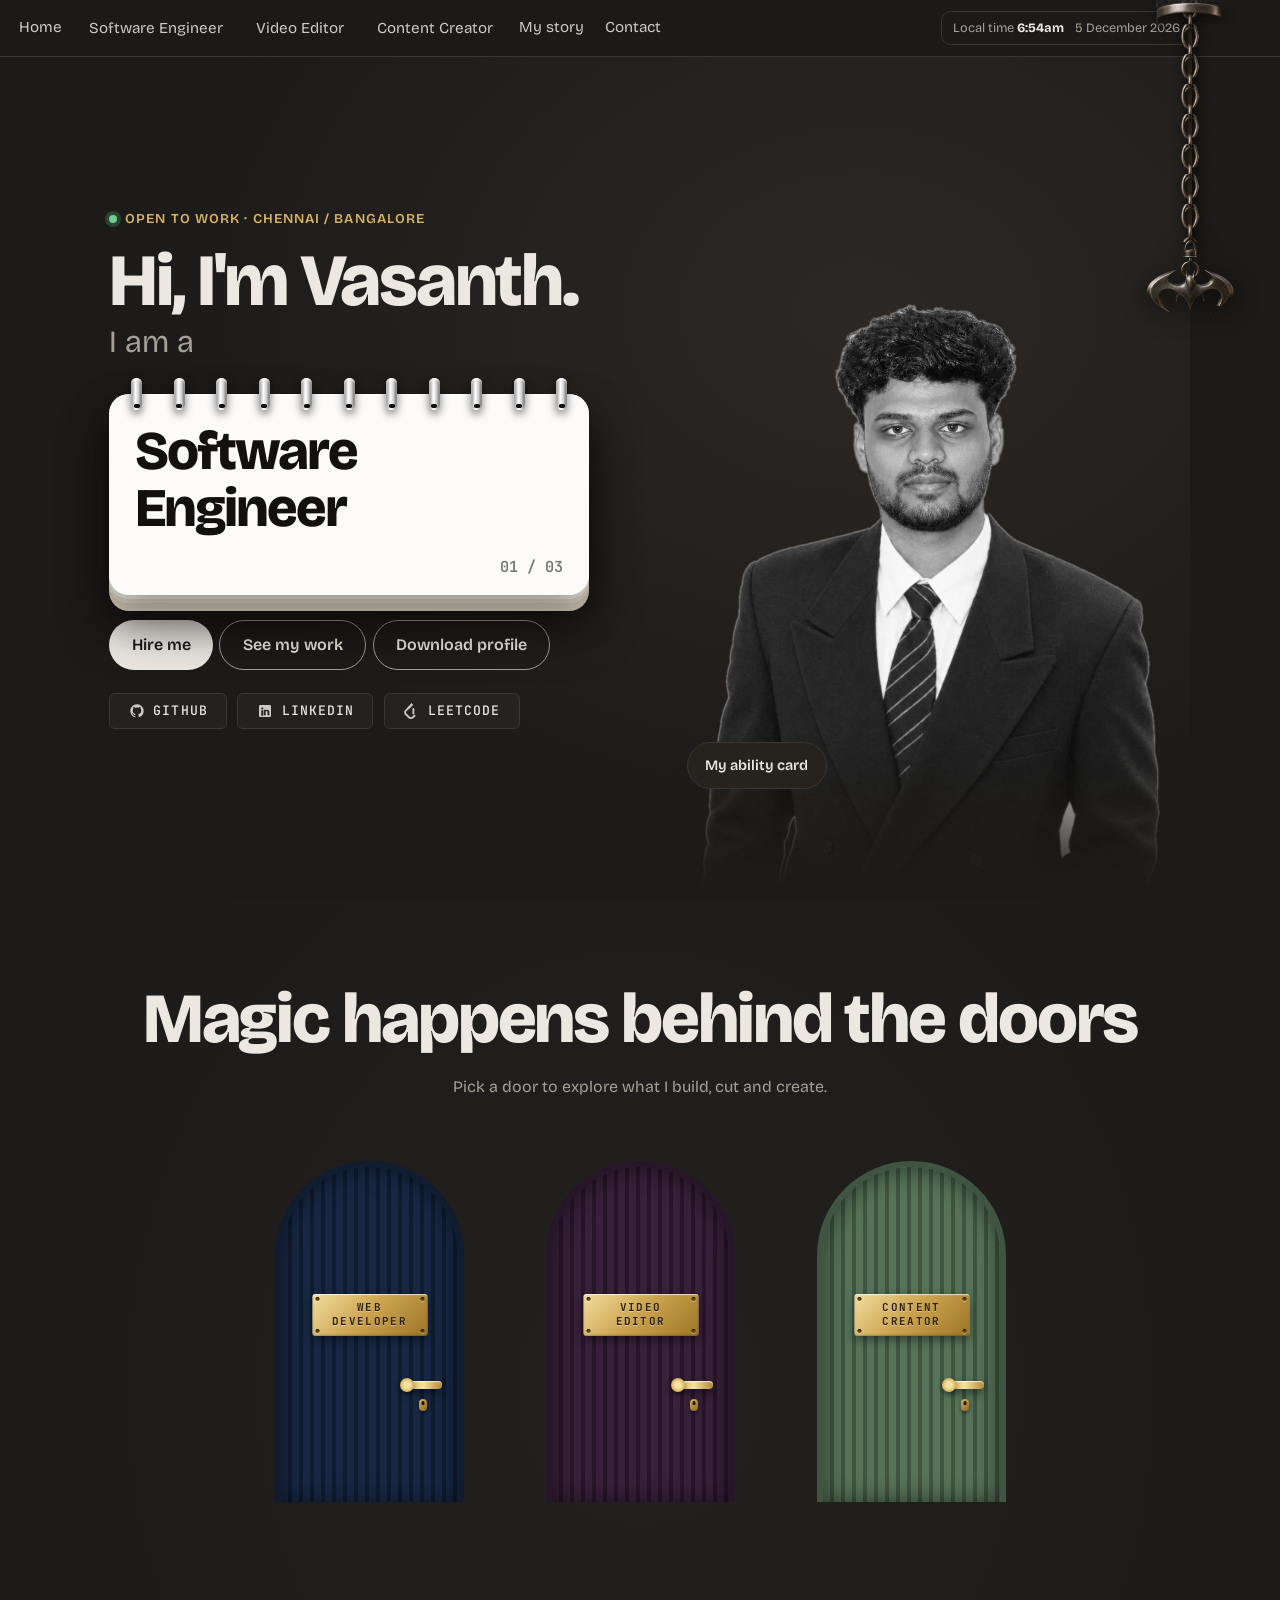
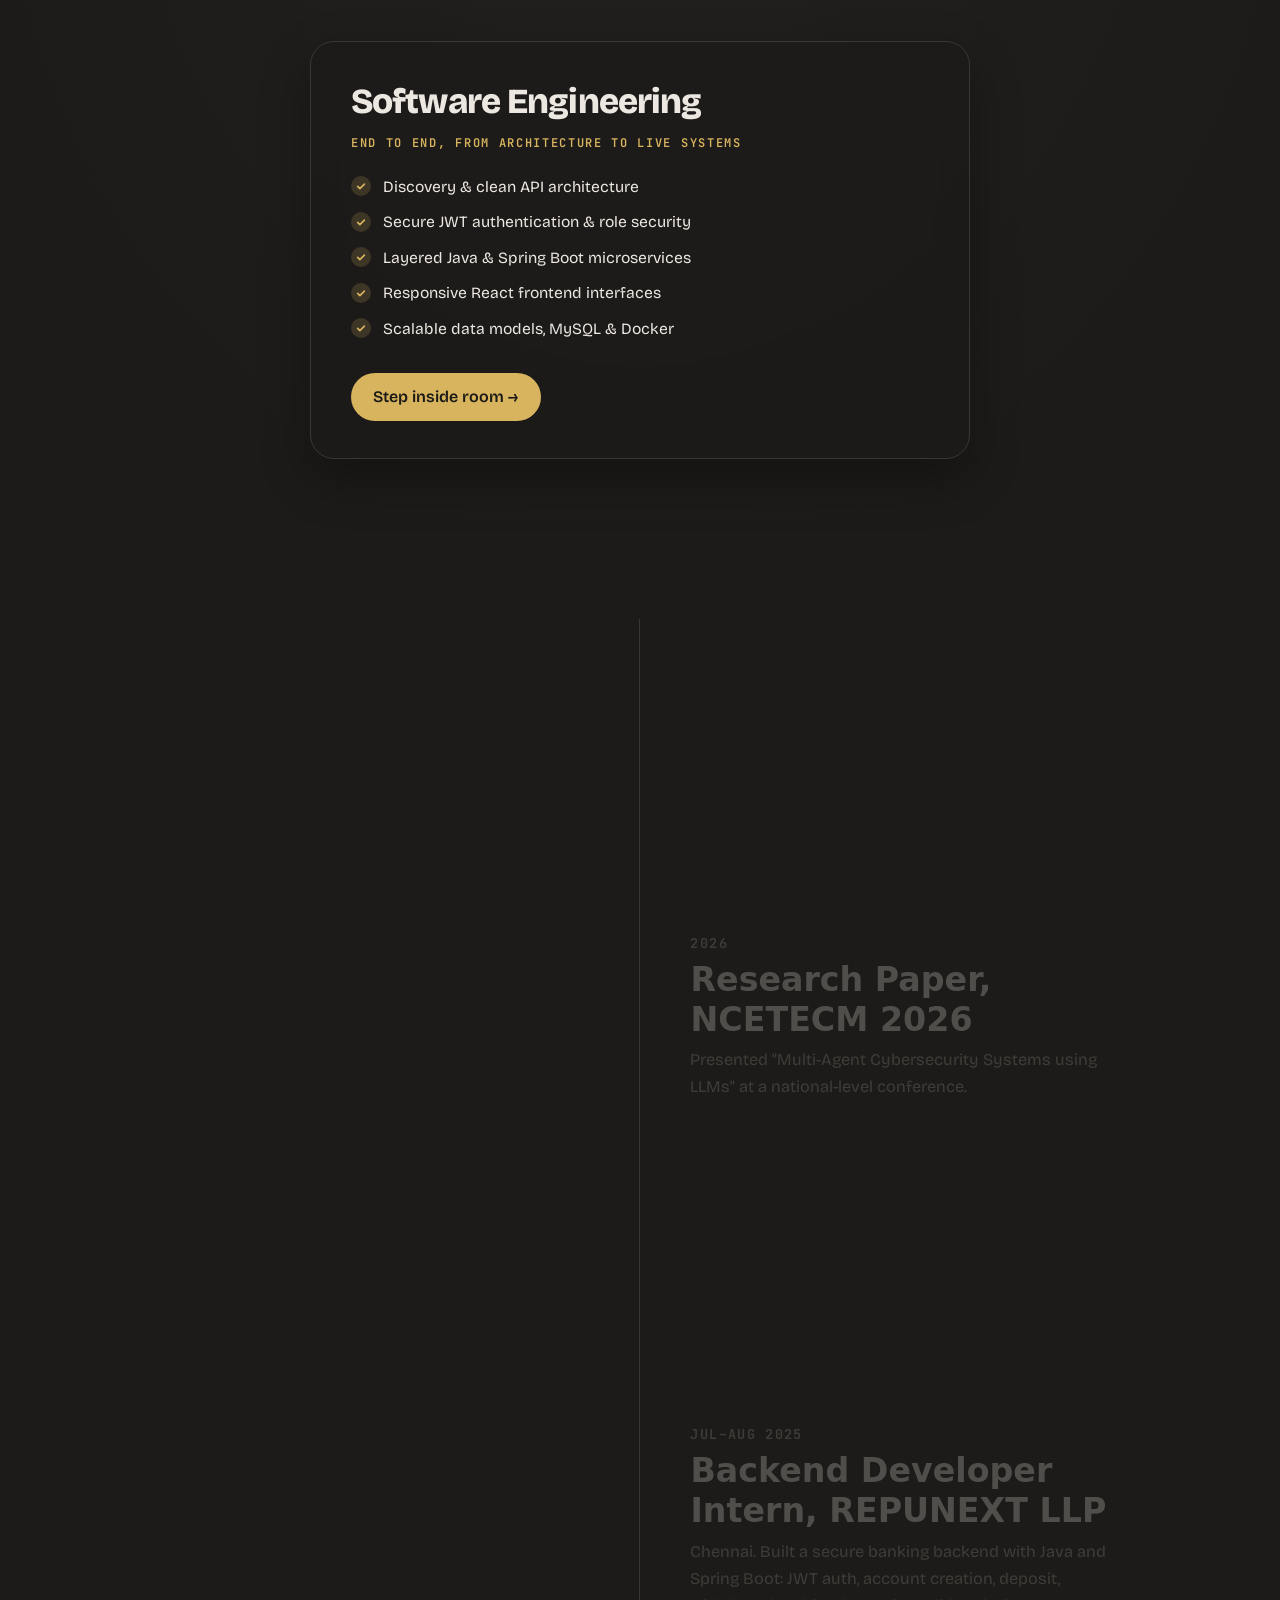
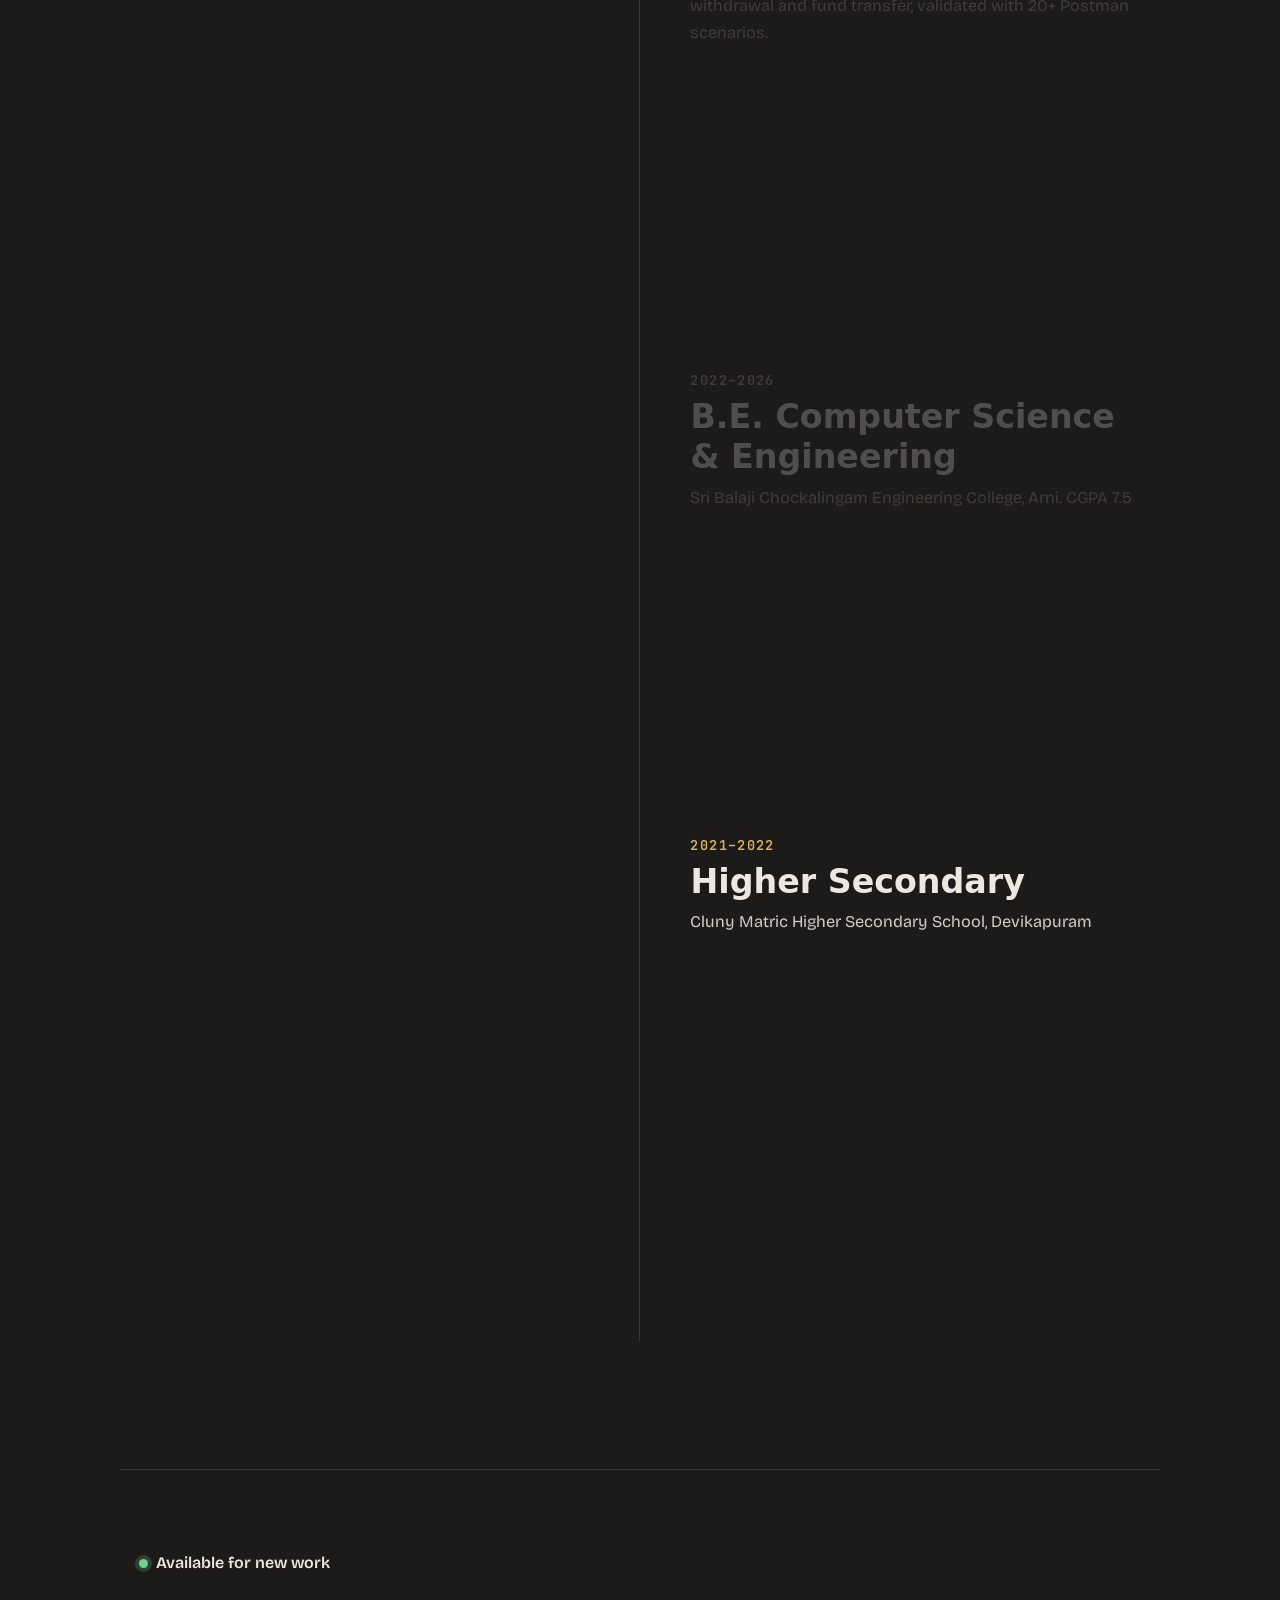
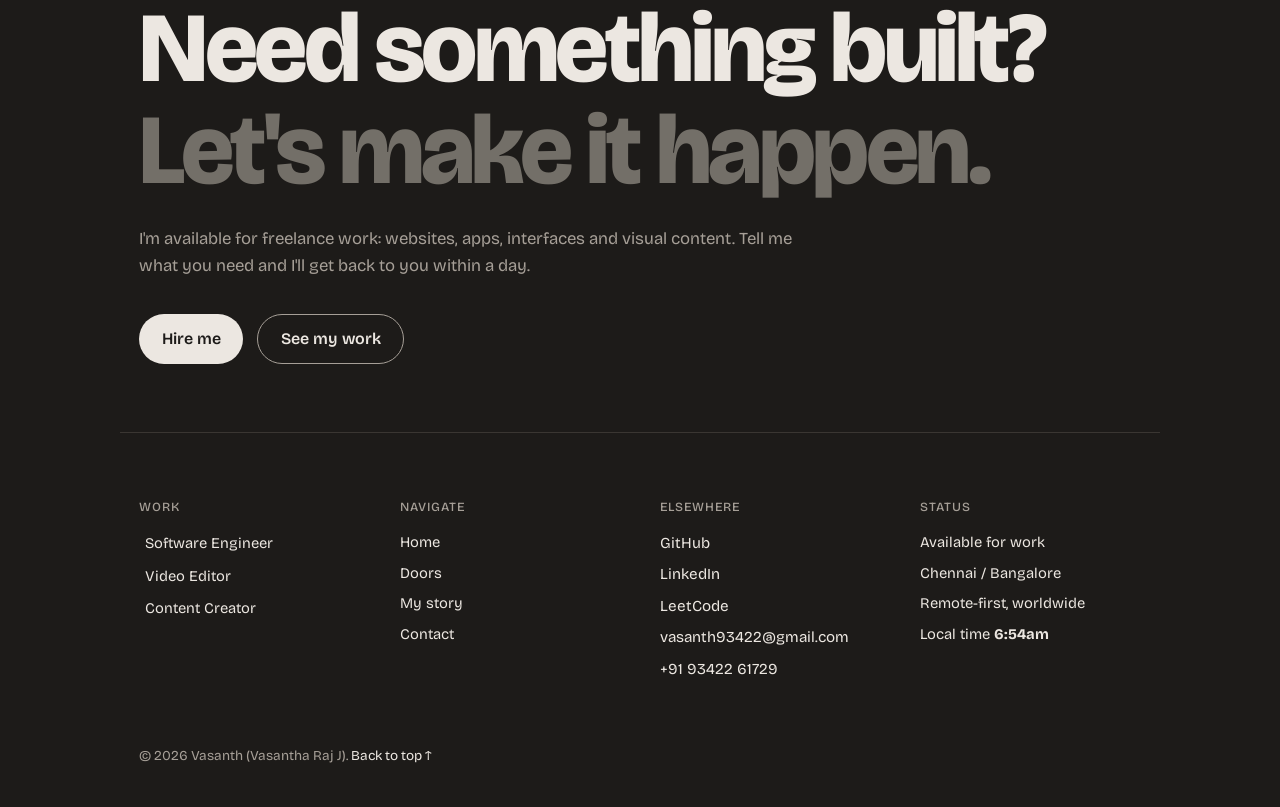
<file: index.html>
<!DOCTYPE html>
<html lang="en">
<head>
<meta charset="utf-8">
<meta name="viewport" content="width=device-width, initial-scale=1">
<title>Vasanth — Software Engineer, Video Editor, Content Creator</title>
<meta name="description" content="Portfolio of Vasanth (Vasantha Raj J): Java Spring Boot developer, video editor and content creator. Chennai / Bangalore.">
<link rel="preconnect" href="https://fonts.googleapis.com"><link rel="preconnect" href="https://fonts.gstatic.com" crossorigin>
<link href="https://fonts.googleapis.com/css2?family=Bricolage+Grotesque:opsz,wght@12..96,400;12..96,600;12..96,800&family=JetBrains+Mono:wght@500;600;700&display=swap" rel="stylesheet">
<link rel="stylesheet" href="style.css">
</head>
<body>

<!-- Intro Preloader (Opening up the work) -->
<div id="intro-preloader" class="intro-preloader" aria-hidden="true">
  <div class="intro-preloader-header">
    <span class="preloader-brand">Vasanth · Portfolio</span>
    <span class="preloader-roles">Software Engineer · Video Editor · Content Creator</span>
  </div>

  <div class="intro-pill-stack" id="intro-pill-stack">
    <div class="intro-pill" style="--pill-bg:#26231f;--pill-color:#ece7e1"><span>Vasanth</span></div>
    <div class="intro-pill" style="--pill-bg:#1e2c55;--pill-color:#d4e0ff"><span>Software Engineer</span></div>
    <div class="intro-pill" style="--pill-bg:#3d2334;--pill-color:#ffd6ec"><span>Video Editor</span></div>
    <div class="intro-pill" style="--pill-bg:#31483b;--pill-color:#d6f5e1"><span>Content Creator</span></div>
  </div>

  <div class="intro-preloader-footer">
    <div class="preloader-counter-wrap">
      <small class="preloader-tag">OPENING UP THE WORK</small>
      <div class="preloader-num" id="preloader-num">000</div>
    </div>
    <div class="preloader-bar">
      <div class="preloader-bar-fill" id="preloader-bar-fill"></div>
    </div>
  </div>
</div>

<!-- Interactive Flexible Physics Batman Pull Chain (Seamlessly Aligned) -->
<div id="rope-interactive" class="rope-interactive" aria-label="Flexible interactive Batman pull chain" role="region">
  <div class="rope-bracket" aria-hidden="true"></div>
  <svg id="rope-svg" class="rope-svg" aria-hidden="true">
    <path id="rope-path" class="rope-path" d="" />
  </svg>
  <div id="rope-chain" class="rope-chain" aria-hidden="true"></div>
  <div id="rope-handle" class="rope-handle" aria-label="Pull Batarang to switch theme" title="Drag and swing Batarang or pull to switch theme" tabindex="0" role="button">
    <img src="assets/img/batman-batarang.png" class="batarang-img" alt="" aria-hidden="true" />
  </div>
</div>

<header class="nav">
  <nav aria-label="Main">
    <a href="#home" data-home>Home</a>
    <button data-door="engineer">Software Engineer</button>
    <button data-door="editor">Video Editor</button>
    <button data-door="creator">Content Creator</button>
    <a href="#story">My story</a>
    <a href="#contact">Contact</a>
  </nav>
  <div class="clock"><span>Local time</span> <b id="time">--</b> <i id="date"></i></div>
</header>

<main id="home">
  <!-- Intro Hero Section -->
  <section class="intro">
    <div class="intro-text">
      <p class="tag"><i></i> Open to work · Chennai / Bangalore</p>
      <h1>Hi, I'm Vasanth.<span>I am a</span></h1>
      
      <!-- Spiral Desk Flip Calendar Pad (Continuously turning) -->
      <div class="calendar-wrapper" id="flip-calendar-wrapper">
        <div class="calendar-rings" aria-hidden="true">
          <span class="ring-loop"><i class="ring-hole"></i></span>
          <span class="ring-loop"><i class="ring-hole"></i></span>
          <span class="ring-loop"><i class="ring-hole"></i></span>
          <span class="ring-loop"><i class="ring-hole"></i></span>
          <span class="ring-loop"><i class="ring-hole"></i></span>
          <span class="ring-loop"><i class="ring-hole"></i></span>
          <span class="ring-loop"><i class="ring-hole"></i></span>
          <span class="ring-loop"><i class="ring-hole"></i></span>
          <span class="ring-loop"><i class="ring-hole"></i></span>
          <span class="ring-loop"><i class="ring-hole"></i></span>
          <span class="ring-loop"><i class="ring-hole"></i></span>
        </div>
        <div class="calendar-deck" id="calendar-deck" aria-live="polite">
          <div class="calendar-sheet" id="calendar-sheet">
            <div class="sheet-main">
              <b class="sheet-role" id="role">Software Engineer</b>
            </div>
            <div class="sheet-bottom">
              <span class="sheet-count" id="count">01 / 03</span>
            </div>
          </div>
          <!-- 3D stacked paper layers underneath -->
          <div class="sheet-layer sl1" aria-hidden="true"></div>
          <div class="sheet-layer sl2" aria-hidden="true"></div>
          <div class="sheet-layer sl3" aria-hidden="true"></div>
        </div>
      </div>

      <div class="actions">
        <button class="btn" data-hire>Hire me</button>
        <button class="btn ghost" data-scroll="doors-sec">See my work</button>
        <a class="btn ghost" href="assets/Vasanth_Resume.pdf" download>Download profile</a>
      </div>

      <!-- Social Icon Buttons (GitHub, LinkedIn, LeetCode) -->
      <div class="social-row" aria-label="Social and coding profiles">
        <a class="social-pill" href="https://github.com/vasanth-7777" target="_blank" rel="noopener" title="GitHub profile">
          <svg viewBox="0 0 24 24" aria-hidden="true"><path d="M12 2C6.477 2 2 6.484 2 12.017c0 4.425 2.865 8.18 6.839 9.504.5.092.682-.217.682-.483 0-.237-.008-.868-.013-1.703-2.782.605-3.369-1.343-3.369-1.343-.454-1.158-1.11-1.466-1.11-1.466-.908-.62.069-.608.069-.608 1.003.07 1.53 1.032 1.53 1.032.892 1.53 2.341 1.088 2.91.832.092-.647.35-1.088.636-1.338-2.22-.253-4.555-1.113-4.555-4.951 0-1.093.39-1.988 1.029-2.688-.103-.253-.446-1.272.098-2.65 0 0 .84-.27 2.75 1.026A9.564 9.564 0 0112 6.844c.85.004 1.705.115 2.504.337 1.909-1.296 2.747-1.027 2.747-1.027.546 1.379.202 2.398.1 2.651.64.7 1.028 1.595 1.028 2.688 0 3.848-2.339 4.695-4.566 4.943.359.309.678.92.678 1.855 0 1.338-.012 2.419-.012 2.747 0 .268.18.58.688.482A10.019 10.019 0 0022 12.017C22 6.484 17.522 2 12 2z"/></svg>
          <span>GITHUB</span>
        </a>
        <a class="social-pill" href="https://www.linkedin.com/in/vasantha-raj" target="_blank" rel="noopener" title="LinkedIn profile">
          <svg viewBox="0 0 24 24" aria-hidden="true"><path d="M19 3a2 2 0 0 1 2 2v14a2 2 0 0 1-2 2H5a2 2 0 0 1-2-2V5a2 2 0 0 1 2-2h14m-.5 15.5v-5.3a3.26 3.26 0 0 0-3.26-3.26c-.85 0-1.84.52-2.28 1.3v-1.11h-2.79v8.37h2.79v-4.93c0-.77.62-1.4 1.39-1.4a1.4 1.4 0 0 1 1.4 1.4v4.93h2.75M6.46 10.9v8.37H9.2V10.9H6.46M7.83 6.64a1.64 1.64 0 1 0 0 3.28 1.64 1.64 0 0 0 0-3.28z"/></svg>
          <span>LINKEDIN</span>
        </a>
        <a class="social-pill" href="https://leetcode.com/u/vasaxy/" target="_blank" rel="noopener" title="LeetCode profile">
          <svg viewBox="0 0 24 24" aria-hidden="true"><path d="M13.483 0a1.374 1.374 0 0 0-.961.438L7.116 6.226l-3.854 4.126a5.266 5.266 0 0 0-1.209 2.104 5.35 5.35 0 0 0-.125.513 5.527 5.527 0 0 0 .062 2.362 5.83 5.83 0 0 0 .349 1.017 5.938 5.938 0 0 0 1.271 1.818l4.277 4.193.039.038c2.248 2.165 5.852 2.133 8.063-.074l2.396-2.392c.54-.54.54-1.414.003-1.955a1.378 1.378 0 0 0-1.951-.003l-2.396 2.392a3.021 3.021 0 0 1-4.205.038l-.02-.019-4.276-4.193c-.652-.64-.972-1.469-.948-2.263a2.68 2.68 0 0 1 .666-1.785L9.61 8.528l4.835-4.836a1.377 1.377 0 0 0-.962-2.392zm2.08 7.558a1.374 1.374 0 0 0-1.374 1.374v6.868a1.374 1.374 0 1 0 2.748 0V8.932a1.374 1.374 0 0 0-1.374-1.374z"/></svg>
          <span>LEETCODE</span>
        </a>
      </div>
    </div>
    <figure class="portrait">
      <div class="portrait-reveal fig" id="fig" aria-label="Portrait of Vasanth: hover cursor to reveal colour">
        <img id="figBase" class="img-bw" src="assets/img/vasanth-cut.webp" alt="Vasanth in a suit" width="900" height="1130" fetchpriority="high">
        <canvas id="figCanvas" width="900" height="1130" aria-hidden="true"></canvas>
      </div>
      <button class="chip fig__card" id="holoOpen" data-door="engineer" aria-haspopup="dialog" aria-controls="room-engineer">My ability card</button>
    </figure>
  </section>

  <!-- Doors Section (Premium Arched Colored Doors with Hover Preview) -->
  <section class="hero doors-section" id="doors-sec">
    <div class="doors-header">
      <h2 class="big">Magic happens behind the doors</h2>
      <p class="sub">Pick a door to explore what I build, cut and create.</p>
    </div>

    <div class="doors-container" id="doors-container">
      <div class="doors-row" id="doors">
        <!-- Door 1: Software Engineer (Deep Navy) -->
        <div class="door-wrapper" data-target="engineer">
          <button class="door door-navy" data-door="engineer" aria-label="Open Software Engineer door">
            <span class="arch-casing">
              <span class="arch-interior">
                <span class="leaf">
                  <span class="plate">
                    <span class="plate-screw tl"></span><span class="plate-screw tr"></span>
                    <span class="plate-title">WEB<br>DEVELOPER</span>
                    <span class="plate-screw bl"></span><span class="plate-screw br"></span>
                  </span>
                  <span class="handle-assembly">
                    <span class="handle-lever"></span>
                    <span class="handle-keyhole"></span>
                  </span>
                  <span class="hint">Click to enter</span>
                </span>
              </span>
            </span>
          </button>
          <div class="door-label">
            <h3>Software Engineer</h3>
            <small>Java, Spring Boot, React, APIs</small>
          </div>
        </div>

        <!-- Door 2: Video Editor (Plum / Eggplant) -->
        <div class="door-wrapper" data-target="editor">
          <button class="door door-plum" data-door="editor" aria-label="Open Video Editor door">
            <span class="arch-casing">
              <span class="arch-interior">
                <span class="leaf">
                  <span class="plate">
                    <span class="plate-screw tl"></span><span class="plate-screw tr"></span>
                    <span class="plate-title">VIDEO<br>EDITOR</span>
                    <span class="plate-screw bl"></span><span class="plate-screw br"></span>
                  </span>
                  <span class="handle-assembly">
                    <span class="handle-lever"></span>
                    <span class="handle-keyhole"></span>
                  </span>
                  <span class="hint">Click to enter</span>
                </span>
              </span>
            </span>
          </button>
          <div class="door-label">
            <h3>Video Editor</h3>
            <small>Rhythm cuts, sound, color</small>
          </div>
        </div>

        <!-- Door 3: Content Creator (Sage Green) -->
        <div class="door-wrapper" data-target="creator">
          <button class="door door-sage" data-door="creator" aria-label="Open Content Creator door">
            <span class="arch-casing">
              <span class="arch-interior">
                <span class="leaf">
                  <span class="plate">
                    <span class="plate-screw tl"></span><span class="plate-screw tr"></span>
                    <span class="plate-title">CONTENT<br>CREATOR</span>
                    <span class="plate-screw bl"></span><span class="plate-screw br"></span>
                  </span>
                  <span class="handle-assembly">
                    <span class="handle-lever"></span>
                    <span class="handle-keyhole"></span>
                  </span>
                  <span class="hint">Click to enter</span>
                </span>
              </span>
            </span>
          </button>
          <div class="door-label">
            <h3>Content Creator</h3>
            <small>Comedy reels, hooks &amp; shorts</small>
          </div>
        </div>
      </div>

      <!-- Door Hover Preview Panel (matching Image 1) -->
      <div class="door-preview-stage" id="door-preview-stage" aria-live="polite">
        <!-- Software Engineer Preview -->
        <div class="door-preview-card active" data-preview="engineer">
          <h3 class="preview-title">Software Engineering</h3>
          <p class="preview-kicker">END TO END, FROM ARCHITECTURE TO LIVE SYSTEMS</p>
          <ul class="preview-checklist">
            <li><span class="chk-bubble"><svg viewBox="0 0 16 16"><path d="M3.5 8.5l3 3 6-6" fill="none" stroke="currentColor" stroke-width="2.2" stroke-linecap="round" stroke-linejoin="round"/></svg></span><span>Discovery &amp; clean API architecture</span></li>
            <li><span class="chk-bubble"><svg viewBox="0 0 16 16"><path d="M3.5 8.5l3 3 6-6" fill="none" stroke="currentColor" stroke-width="2.2" stroke-linecap="round" stroke-linejoin="round"/></svg></span><span>Secure JWT authentication &amp; role security</span></li>
            <li><span class="chk-bubble"><svg viewBox="0 0 16 16"><path d="M3.5 8.5l3 3 6-6" fill="none" stroke="currentColor" stroke-width="2.2" stroke-linecap="round" stroke-linejoin="round"/></svg></span><span>Layered Java &amp; Spring Boot microservices</span></li>
            <li><span class="chk-bubble"><svg viewBox="0 0 16 16"><path d="M3.5 8.5l3 3 6-6" fill="none" stroke="currentColor" stroke-width="2.2" stroke-linecap="round" stroke-linejoin="round"/></svg></span><span>Responsive React frontend interfaces</span></li>
            <li><span class="chk-bubble"><svg viewBox="0 0 16 16"><path d="M3.5 8.5l3 3 6-6" fill="none" stroke="currentColor" stroke-width="2.2" stroke-linecap="round" stroke-linejoin="round"/></svg></span><span>Scalable data models, MySQL &amp; Docker</span></li>
          </ul>
          <button class="btn preview-cta-btn" data-door="engineer">Step inside room →</button>
        </div>

        <!-- Video Editor Preview -->
        <div class="door-preview-card" data-preview="editor">
          <h3 class="preview-title">Video Editing &amp; Post</h3>
          <p class="preview-kicker">RHYTHM, SOUND &amp; CINEMATIC STORYTELLING</p>
          <ul class="preview-checklist">
            <li><span class="chk-bubble"><svg viewBox="0 0 16 16"><path d="M3.5 8.5l3 3 6-6" fill="none" stroke="currentColor" stroke-width="2.2" stroke-linecap="round" stroke-linejoin="round"/></svg></span><span>Sharp jump cuts &amp; comedic pacing</span></li>
            <li><span class="chk-bubble"><svg viewBox="0 0 16 16"><path d="M3.5 8.5l3 3 6-6" fill="none" stroke="currentColor" stroke-width="2.2" stroke-linecap="round" stroke-linejoin="round"/></svg></span><span>Immersive sound design &amp; audio mixing</span></li>
            <li><span class="chk-bubble"><svg viewBox="0 0 16 16"><path d="M3.5 8.5l3 3 6-6" fill="none" stroke="currentColor" stroke-width="2.2" stroke-linecap="round" stroke-linejoin="round"/></svg></span><span>Expressive colour grading &amp; mood lighting</span></li>
            <li><span class="chk-bubble"><svg viewBox="0 0 16 16"><path d="M3.5 8.5l3 3 6-6" fill="none" stroke="currentColor" stroke-width="2.2" stroke-linecap="round" stroke-linejoin="round"/></svg></span><span>Motion typography &amp; visual effects</span></li>
            <li><span class="chk-bubble"><svg viewBox="0 0 16 16"><path d="M3.5 8.5l3 3 6-6" fill="none" stroke="currentColor" stroke-width="2.2" stroke-linecap="round" stroke-linejoin="round"/></svg></span><span>15+ client video reels &amp; creative photo edits</span></li>
          </ul>
          <button class="btn preview-cta-btn" data-door="editor">Step inside room →</button>
        </div>

        <!-- Content Creator Preview -->
        <div class="door-preview-card" data-preview="creator">
          <h3 class="preview-title">Content Creation</h3>
          <p class="preview-kicker">VIRAL HOOKS, RETENTION &amp; COMEDY TIMING</p>
          <ul class="preview-checklist">
            <li><span class="chk-bubble"><svg viewBox="0 0 16 16"><path d="M3.5 8.5l3 3 6-6" fill="none" stroke="currentColor" stroke-width="2.2" stroke-linecap="round" stroke-linejoin="round"/></svg></span><span>Audience psychology &amp; high-retention concepts</span></li>
            <li><span class="chk-bubble"><svg viewBox="0 0 16 16"><path d="M3.5 8.5l3 3 6-6" fill="none" stroke="currentColor" stroke-width="2.2" stroke-linecap="round" stroke-linejoin="round"/></svg></span><span>Comedy timing &amp; entertaining clip selection</span></li>
            <li><span class="chk-bubble"><svg viewBox="0 0 16 16"><path d="M3.5 8.5l3 3 6-6" fill="none" stroke="currentColor" stroke-width="2.2" stroke-linecap="round" stroke-linejoin="round"/></svg></span><span>Creative storytelling &amp; dynamic zoom cuts</span></li>
            <li><span class="chk-bubble"><svg viewBox="0 0 16 16"><path d="M3.5 8.5l3 3 6-6" fill="none" stroke="currentColor" stroke-width="2.2" stroke-linecap="round" stroke-linejoin="round"/></svg></span><span>Sound effects, music &amp; dynamic subtitles</span></li>
            <li><span class="chk-bubble"><svg viewBox="0 0 16 16"><path d="M3.5 8.5l3 3 6-6" fill="none" stroke="currentColor" stroke-width="2.2" stroke-linecap="round" stroke-linejoin="round"/></svg></span><span>End-to-end Instagram Reels &amp; Shorts optimization</span></li>
          </ul>
          <button class="btn preview-cta-btn" data-door="creator">Step inside room →</button>
        </div>
      </div>
    </div>
  </section>

  <!-- Story & Experience Section (Rock-Solid Centered Sticky Left Column, Full Clean Numbers) -->
  <section id="story" class="wrap story-section">
    <div class="story-grid">
      <div class="story-left">
        <div class="story-radar" aria-hidden="true">
          <svg viewBox="0 0 500 500" class="radar-svg">
            <circle cx="250" cy="250" r="230" stroke="currentColor" stroke-dasharray="3 6" fill="none" opacity="0.18" />
            <circle cx="250" cy="250" r="180" stroke="currentColor" stroke-dasharray="2 4" fill="none" opacity="0.22" />
            <circle cx="250" cy="250" r="130" stroke="currentColor" fill="none" opacity="0.14" />
            <circle cx="250" cy="250" r="80" stroke="currentColor" stroke-dasharray="1 3" fill="none" opacity="0.18" />
            <line x1="250" y1="20" x2="250" y2="480" stroke="currentColor" opacity="0.12" />
            <line x1="20" y1="250" x2="480" y2="250" stroke="currentColor" opacity="0.12" />
          </svg>
        </div>
        <p class="tag"><i class="radar-dot"></i> My story</p>
        <h2 class="big story-title">Let's go back in time.</h2>
        <div class="giant-year" id="giant-year" aria-label="Selected year: 2026">
          <div class="year-track" id="year-track">
            <span class="year-val">2026</span>
          </div>
        </div>
        <div class="story-meta">
          <div class="story-date-badge" id="story-date-badge">2026</div>
          <div class="story-meter">
            <div class="meter-info">
              <span class="meter-icon" aria-hidden="true">⏱</span>
              <b id="story-curr-idx">01</b>
              <span class="meter-sep">/</span>
              <span id="story-total-idx">04</span>
            </div>
            <div class="meter-track">
              <div class="meter-fill" id="story-meter-fill" style="width:25%"></div>
            </div>
          </div>
        </div>
      </div>

      <div class="story-right">
        <div class="story-track" aria-hidden="true">
          <div class="story-line"></div>
          <div class="story-dot" id="story-dot"></div>
        </div>
        <ol class="story-list">
          <li class="story-card active" data-year="2026" data-dates="2026" data-index="1">
            <div class="card-inner">
              <time>2026</time>
              <h3>Research Paper, NCETECM 2026</h3>
              <p>Presented "Multi-Agent Cybersecurity Systems using LLMs" at a national-level conference.</p>
            </div>
          </li>
          <li class="story-card" data-year="2025" data-dates="Jul–Aug 2025" data-index="2">
            <div class="card-inner">
              <time>Jul–Aug 2025</time>
              <h3>Backend Developer Intern, REPUNEXT LLP</h3>
              <p>Chennai. Built a secure banking backend with Java and Spring Boot: JWT auth, account creation, deposit, withdrawal and fund transfer, validated with 20+ Postman scenarios.</p>
            </div>
          </li>
          <li class="story-card" data-year="2022" data-dates="2022–2026" data-index="3">
            <div class="card-inner">
              <time>2022–2026</time>
              <h3>B.E. Computer Science &amp; Engineering</h3>
              <p>Sri Balaji Chockalingam Engineering College, Arni. CGPA 7.5</p>
            </div>
          </li>
          <li class="story-card" data-year="2021" data-dates="2021–2022" data-index="4">
            <div class="card-inner">
              <time>2021–2022</time>
              <h3>Higher Secondary</h3>
              <p>Cluny Matric Higher Secondary School, Devikapuram</p>
            </div>
          </li>
        </ol>
      </div>
    </div>
  </section>

  <!-- Big Call to Action (as in Image 3) -->
  <section class="wrap cta">
    <p class="status"><i></i> Available for new work</p>
    <h2 class="big cta-giant">
      <span class="cta-line-bright">Need something built?</span>
      <span class="cta-line-dim">Let's make it happen.</span>
    </h2>
    <p class="cta-desc">I'm available for freelance work: websites, apps, interfaces and visual content. Tell me what you need and I'll get back to you within a day.</p>
    <div class="cta-actions">
      <button class="btn" data-hire>Hire me</button>
      <button class="btn ghost" data-door="engineer">See my work</button>
    </div>
  </section>
</main>

<!-- Footer with clean plain-text Elsewhere section (as requested in Image 7) -->
<footer id="contact" class="wrap foot">
  <div>
    <h4>Work</h4>
    <button data-door="engineer">Software Engineer</button>
    <button data-door="editor">Video Editor</button>
    <button data-door="creator">Content Creator</button>
  </div>
  <div>
    <h4>Navigate</h4>
    <a href="#home" data-home>Home</a>
    <a href="#doors-sec">Doors</a>
    <a href="#story">My story</a>
    <a href="#contact">Contact</a>
  </div>
  <div>
    <h4>Elsewhere</h4>
    <div class="elsewhere-list">
      <a class="plain-link" href="https://github.com/vasanth-7777" target="_blank" rel="noopener">GitHub</a>
      <a class="plain-link" href="https://www.linkedin.com/in/vasantha-raj" target="_blank" rel="noopener">LinkedIn</a>
      <a class="plain-link" href="https://leetcode.com/u/vasaxy/" target="_blank" rel="noopener">LeetCode</a>
      <a class="plain-link" href="mailto:vasanth93422@gmail.com">vasanth93422@gmail.com</a>
      <a class="plain-link" href="tel:+919342261729">+91 93422 61729</a>
    </div>
  </div>
  <div>
    <h4>Status</h4>
    <span>Available for work</span>
    <span>Chennai / Bangalore</span>
    <span>Remote-first, worldwide</span>
    <span>Local time <b id="time2">--</b></span>
  </div>
  <p class="legal">© 2026 Vasanth (Vasantha Raj J). <a href="#home" data-home>Back to top ↑</a></p>
</footer>

<dialog id="hire" aria-labelledby="hire-t">
  <form id="hire-form" method="dialog" novalidate>
    <button type="button" class="x" data-x aria-label="Close">✕</button>
    <p class="tag"><i></i> Hire me</p>
    <h2 id="hire-t">Tell me what you need built.</h2>
    <label>Name<input name="name" required autocomplete="name" placeholder="Your name"></label>
    <label>Email<input name="email" type="email" required autocomplete="email" placeholder="you@company.com"></label>
    <label>Phone<input name="phone" type="tel" autocomplete="tel" placeholder="+91 98765 43210"></label>
    <label>What do you need?<textarea name="message" rows="4" required placeholder="Describe the work you'd like done: scope, timeline and budget."></textarea></label>
    <div class="row"><small id="hire-msg" role="status">I reply within one business day.</small><button class="send" type="submit">Send message <span>↗</span></button></div>
  </form>
</dialog>

<!-- Door Portal Zoom Light Overlay -->
<div id="portal-flash" aria-hidden="true"></div>

<!-- Room 1: Software Engineer -->
<section class="room" id="room-engineer" role="dialog" aria-label="Software Engineer" hidden>
  <button class="back" data-close>← Back to doors</button>
  <div class="wrap">
    <img class="me" src="assets/img/vasanth-cut.webp" alt="Portrait of Vasanth" width="160" height="200" loading="lazy">
    <h2 class="big">Software Engineer</h2>
    <p class="lead">I build robust backend systems and bring them to life with React. From secure, layered REST APIs to thoughtfully structured data models, I focus on writing clean, scalable code designed to grow.</p>
    <div class="skills">
      <div><h3>Frontend</h3><ul><li>HTML</li><li>CSS</li><li>JavaScript</li><li>React JS</li></ul></div>
      <div><h3>Backend Frameworks</h3><ul><li>Spring Boot</li><li>Spring Security (JWT)</li><li>Spring Data JPA</li><li>Hibernate</li><li>Lombok</li></ul></div>
      <div><h3>Tools &amp; DevOps</h3><ul><li>Git</li><li>GitHub</li><li>Postman</li><li>Docker</li><li>Spring Initializr</li><li>VS Code</li></ul></div>
    </div>
    <h3 class="sec">Projects</h3>
    <article class="proj">
      <video controls preload="none" playsinline poster="assets/img/ems.jpg" data-src="assets/videos/ems.mp4"></video>
      <div><h4>Employee Management System</h4><p class="tags">Java · Spring Boot · Spring Data JPA · MySQL · React</p>
      <p>Full-stack CRUD app with 5+ REST endpoints, Controller–Service–Repository layers, DTOs and mappers, and a responsive React UI.</p>
      <a class="btn" href="https://github.com/vasanth-7777/employee-management-system" target="_blank" rel="noopener">View on GitHub</a></div>
    </article>
    <article class="proj">
      <video controls preload="none" playsinline poster="assets/img/cyber.jpg" data-src="assets/videos/cyber.mp4"></video>
      <div><h4>Multi-Agent Cybersecurity System Using LLMs</h4><p class="tags">Java · Spring Boot · JPA · LLMs · REST APIs</p>
      <p>Multiple LLM agents detect and respond to threats, talking over REST APIs. Presented as a research paper at NCETECM 2026.</p>
      <a class="btn" href="https://github.com/vasanth-7777/Multi-Agent-Cybersecurity-System-Using-LLMs" target="_blank" rel="noopener">View on GitHub</a></div>
    </article>
  </div>
</section>

<!-- Room 2: Video Editor -->
<section class="room" id="room-editor" role="dialog" aria-label="Video Editor" hidden>
  <button class="back" data-close>← Back to doors</button>
  <div class="wrap">
    <h2 class="big">Video Editor</h2>
    <p class="lead">I craft stories through rhythm, movement, and sound. From sharp jump cuts and expressive colour grading to immersive audio details, every frame has a purpose.</p>
    <div class="skills">
      <div>
        <h3>Tools</h3>
        <ul>
          <li>Premiere Pro</li>
          <li>DaVinci Resolve</li>
          <li>CapCut</li>
          <li>MP3 Cutter</li>
          <li>Audio Lab</li>
          <li>Hypic</li>
          <li>PicsArt</li>
        </ul>
      </div>
      <div>
        <h3>Craft</h3>
        <ul>
          <li>Creative Editing</li>
          <li>Comedy Editing</li>
          <li>Sound Design</li>
          <li>Color Grading</li>
          <li>Visual Effects</li>
          <li>Motion Typography</li>
          <li>Visual Storytelling</li>
          <li>Reels &amp; Shorts</li>
        </ul>
      </div>
    </div>

    <!-- Video Reels Gallery (15 videos) -->
    <h3 class="sec">Video Reels &amp; Client Projects</h3>
    <p class="sec-desc">Short-form comedy cuts, dynamic pacing, sound design, and rhythm-synced edits for influencers and brands.</p>
    <div class="reels video-grid-15">
      <figure class="reel-card">
        <video controls preload="none" playsinline poster="assets/img/ve-video-01.jpg" data-src="assets/videos/ve-video-01.mp4"></video>
        <figcaption>Reel 01 · Rhythm &amp; Pacing</figcaption>
      </figure>
      <figure class="reel-card">
        <video controls preload="none" playsinline poster="assets/img/ve-video-02.jpg" data-src="assets/videos/ve-video-02.mp4"></video>
        <figcaption>Reel 02 · Comedy Timing</figcaption>
      </figure>
      <figure class="reel-card">
        <video controls preload="none" playsinline poster="assets/img/ve-video-03.jpg" data-src="assets/videos/ve-video-03.mp4"></video>
        <figcaption>Reel 03 · Narrative Flow</figcaption>
      </figure>
      <figure class="reel-card">
        <video controls preload="none" playsinline poster="assets/img/ve-video-04.jpg" data-src="assets/videos/ve-video-04.mp4"></video>
        <figcaption>Reel 04 · Jump Cuts &amp; Zooms</figcaption>
      </figure>
      <figure class="reel-card">
        <video controls preload="none" playsinline poster="assets/img/ve-video-05.jpg" data-src="assets/videos/ve-video-05.mp4"></video>
        <figcaption>Reel 05 · Sound Design</figcaption>
      </figure>
      <figure class="reel-card">
        <video controls preload="none" playsinline poster="assets/img/ve-video-06.jpg" data-src="assets/videos/ve-video-06.mp4"></video>
        <figcaption>Reel 06 · Trending Hook</figcaption>
      </figure>
      <figure class="reel-card">
        <video controls preload="none" playsinline poster="assets/img/ve-video-07.jpg" data-src="assets/videos/ve-video-07.mp4"></video>
        <figcaption>Reel 07 · Dynamic Motion</figcaption>
      </figure>
      <figure class="reel-card">
        <video controls preload="none" playsinline poster="assets/img/ve-video-08.jpg" data-src="assets/videos/ve-video-08.mp4"></video>
        <figcaption>Reel 08 · Expressive Color</figcaption>
      </figure>
      <figure class="reel-card">
        <video controls preload="none" playsinline poster="assets/img/ve-video-09.jpg" data-src="assets/videos/ve-video-09.mp4"></video>
        <figcaption>Reel 09 · Fast-Paced Edit</figcaption>
      </figure>
      <figure class="reel-card">
        <video controls preload="none" playsinline poster="assets/img/ve-video-10.jpg" data-src="assets/videos/ve-video-10.mp4"></video>
        <figcaption>Reel 10 · Viral Beat Sync</figcaption>
      </figure>
      <figure class="reel-card">
        <video controls preload="none" playsinline poster="assets/img/ve-video-11.jpg" data-src="assets/videos/ve-video-11.mp4"></video>
        <figcaption>Reel 11 · Audio &amp; SFX Polish</figcaption>
      </figure>
      <figure class="reel-card">
        <video controls preload="none" playsinline poster="assets/img/ve-video-12.jpg" data-src="assets/videos/ve-video-12.mp4"></video>
        <figcaption>Reel 12 · Visual Transition</figcaption>
      </figure>
      <figure class="reel-card">
        <video controls preload="none" playsinline poster="assets/img/ve-video-13.jpg" data-src="assets/videos/ve-video-13.mp4"></video>
        <figcaption>Reel 13 · Story Pacing</figcaption>
      </figure>
      <figure class="reel-card">
        <video controls preload="none" playsinline poster="assets/img/ve-video-14.jpg" data-src="assets/videos/ve-video-14.mp4"></video>
        <figcaption>Reel 14 · Client Showcase</figcaption>
      </figure>
      <figure class="reel-card">
        <video controls preload="none" playsinline poster="assets/img/ve-video-15.jpg" data-src="assets/videos/ve-video-15.mp4"></video>
        <figcaption>Reel 15 · Cinematic Color &amp; Story Edit</figcaption>
      </figure>
    </div>

    <!-- Photo Editing Showcase Section -->
    <div class="photo-edits-section">
      <h3 class="sec">Photo Editing &amp; Creative Color Retouching</h3>
      <p class="sec-desc">Creative typography illustrations and cinematic sky &amp; silhouette grading.</p>
      
      <div class="photo-grid">
        <figure class="photo-card wide-card">
          <img src="assets/img/photo-edit-manjummel.png" alt="Creative typography edit — Manjummel Boys custom lettering over forest roots" loading="lazy">
          <figcaption><b>Creative Typography Edit</b> — Handcrafted typography overlay, tone matching and balanced composition.</figcaption>
        </figure>

        <div class="photo-compare-container">
          <figure class="photo-card">
            <img src="assets/img/photo-edit-trishul-2.png" alt="Color graded silhouette with warm sunset tones" loading="lazy">
            <figcaption><b>Sunset Silhouette Edit</b> — Warm atmospheric sunset tones and dramatic silhouette contrast.</figcaption>
          </figure>

          <figure class="photo-card">
            <img src="assets/img/photo-edit-trishul-1.png" alt="Color graded silhouette with dramatic purple and golden sky" loading="lazy">
            <figcaption><b>Cinematic Twilight Edit</b> — Atmospheric purple twilight with vibrant golden sky backlight.</figcaption>
          </figure>
        </div>
      </div>
    </div>
  </div>
</section>

<!-- Room 3: Content Creator -->
<section class="room" id="room-creator" role="dialog" aria-label="Content Creator" hidden>
  <button class="back" data-close>← Back to doors</button>
  <div class="wrap">
    <h2 class="big">Content Creator</h2>
    <p class="lead">I create and edit content for influencers, clients, and college creators. From comedy reels and YouTube Shorts to creative photo edits, I shape every piece around its own personality, style, and story.</p>

    <div class="creator-content-box">
      <h3>Content Creation &amp; Video Editing</h3>
      <p>I have hands-on experience in creating and editing comedy-based short-form videos for clients. My approach to content creation goes beyond basic video editing. I focus on understanding the concept, identifying entertaining moments, maintaining comedic timing, and transforming raw footage into engaging content.</p>
      <p>I use creative storytelling, audience psychology, trending content formats, visual effects, sound design, and editing techniques to make videos more entertaining and relatable.</p>
      <p>Working on client projects has helped me understand different content styles, creative requirements, and how to adapt my editing approach based on the target audience and platform.</p>

      <h4 class="workflow-title">My Creative Workflow</h4>
      <ol class="workflow-grid">
        <li class="workflow-card">
          <div class="step-num">01</div>
          <div class="step-body">
            <b>Understanding the Concept</b>
            <p>Understanding the client's requirements, target audience, video purpose, and comedy style.</p>
          </div>
        </li>
        <li class="workflow-card">
          <div class="step-num">02</div>
          <div class="step-body">
            <b>Content Selection</b>
            <p>Reviewing raw footage and identifying the funniest, most engaging, and relevant moments.</p>
          </div>
        </li>
        <li class="workflow-card">
          <div class="step-num">03</div>
          <div class="step-body">
            <b>Creative Editing</b>
            <p>Structuring the video with engaging cuts, comedic timing, transitions, zoom effects, and storytelling.</p>
          </div>
        </li>
        <li class="workflow-card">
          <div class="step-num">04</div>
          <div class="step-body">
            <b>Sound &amp; Visual Enhancement</b>
            <p>Adding sound effects, background music, subtitles, and visual elements to improve entertainment value.</p>
          </div>
        </li>
        <li class="workflow-card">
          <div class="step-num">05</div>
          <div class="step-body">
            <b>Final Optimization</b>
            <p>Reviewing the final video, refining the timing, and preparing it for Instagram Reels and other short-form platforms.</p>
          </div>
        </li>
      </ol>
    </div>

    <!-- Content Creator Video Samples -->
    <h3 class="sec">Client Short-Form Video Work</h3>
    <p class="sec-desc">Comedy-based short-form reels crafted with audience retention and comedic timing.</p>
    <div class="reels creator-reels-grid">
      <figure class="reel-card">
        <video controls preload="none" playsinline poster="assets/img/cc-video-1.jpg" data-src="assets/videos/cc-video-1.mp4"></video>
        <figcaption>Client Video 01 · Comedy Short-Form Reel</figcaption>
      </figure>
      <figure class="reel-card">
        <video controls preload="none" playsinline poster="assets/img/cc-video-2.jpg" data-src="assets/videos/cc-video-2.mp4"></video>
        <figcaption>Client Video 02 · Concept &amp; Storytelling Cut</figcaption>
      </figure>
      <figure class="reel-card">
        <video controls preload="none" playsinline poster="assets/img/cc-video-3.jpg" data-src="assets/videos/cc-video-3.mp4"></video>
        <figcaption>Client Video 03 · High-Retention Engagement Reel</figcaption>
      </figure>
    </div>

    <div class="creator-cta">
      <button class="btn" data-hire>Work with me</button>
    </div>
  </div>
</section>

<script src="script.js"></script>
</body>
</html>
</file>
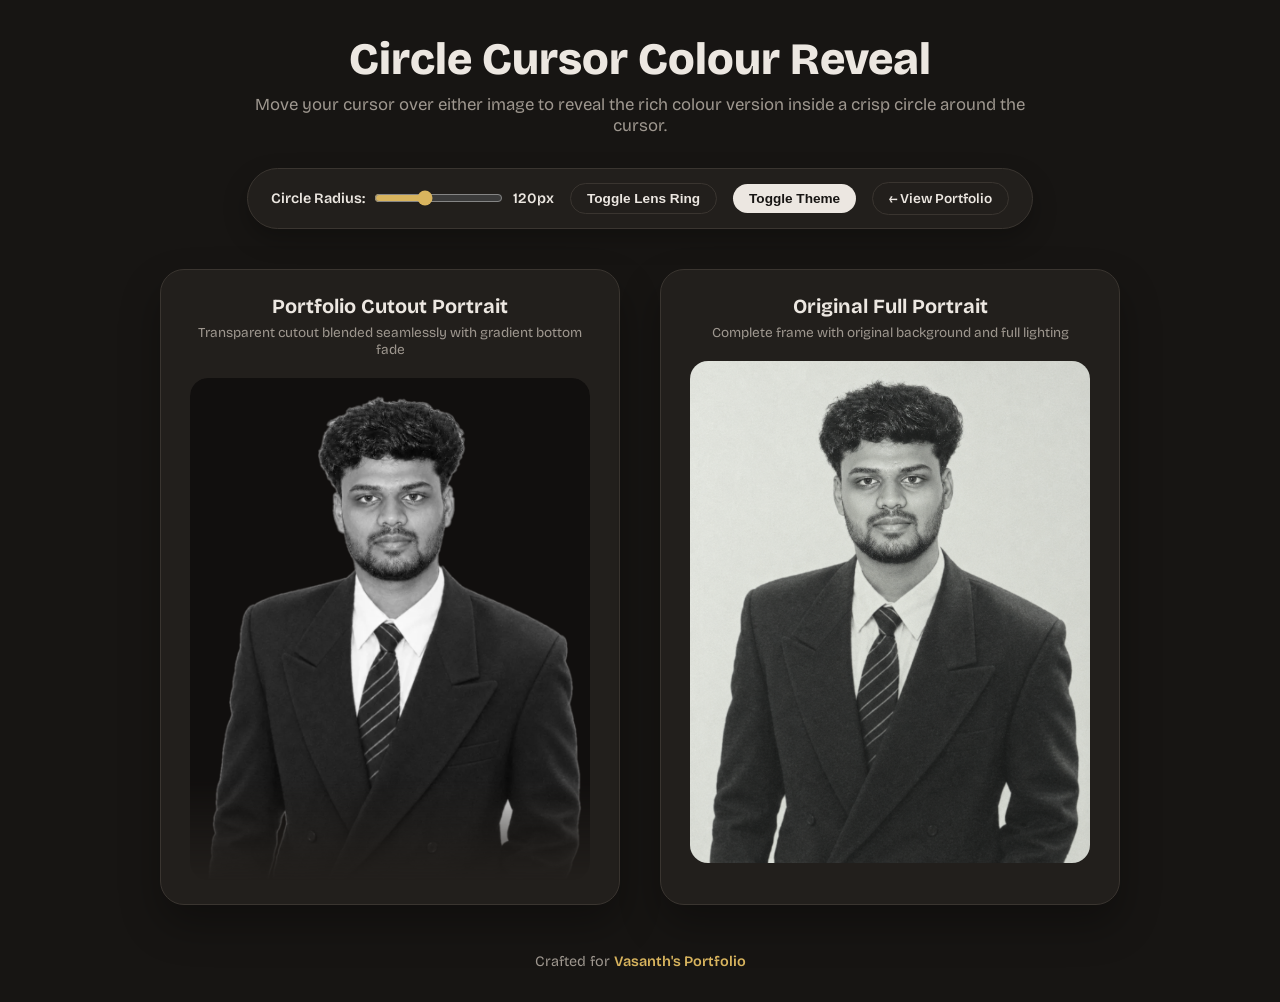
<file: reveal-demo.html>
<!DOCTYPE html>
<html lang="en">
<head>
<meta charset="utf-8">
<meta name="viewport" content="width=device-width, initial-scale=1">
<title>Interactive Circle Colour Reveal Demo</title>
<link rel="preconnect" href="https://fonts.googleapis.com"><link rel="preconnect" href="https://fonts.gstatic.com" crossorigin>
<link href="https://fonts.googleapis.com/css2?family=Bricolage+Grotesque:opsz,wght@12..96,400;12..96,600;12..96,800&family=JetBrains+Mono:wght@500&display=swap" rel="stylesheet">
<style>
:root{
  --bg:#171513;
  --panel:#221f1c;
  --ink:#ece7e1;
  --mute:#9e978f;
  --brass:#d8b45e;
  --line:#3a3530;
}
[data-theme=light]{
  --bg:#f4f0e8;
  --panel:#ffffff;
  --ink:#1d1b19;
  --mute:#6e6860;
  --brass:#a37517;
  --line:#dcd5c9;
}
*{box-sizing:border-box;margin:0;padding:0}
body{
  background:var(--bg);
  color:var(--ink);
  font-family:"Bricolage Grotesque",sans-serif;
  min-height:100vh;
  display:flex;
  flex-direction:column;
  align-items:center;
  padding:2rem 1rem;
  transition:background .3s,color .3s;
}
header{
  max-width:800px;
  text-align:center;
  margin-bottom:2rem;
}
h1{
  font-size:clamp(1.8rem,4vw,2.8rem);
  font-weight:800;
  margin-bottom:.5rem;
}
p.sub{
  color:var(--mute);
  font-size:1.05rem;
}
.controls{
  display:flex;
  gap:1rem;
  flex-wrap:wrap;
  justify-content:center;
  align-items:center;
  background:var(--panel);
  border:1px solid var(--line);
  padding:.8rem 1.4rem;
  border-radius:99px;
  margin-bottom:2.5rem;
  box-shadow:0 10px 25px rgba(0,0,0,.25);
}
.controls label{
  display:flex;
  align-items:center;
  gap:.6rem;
  font-size:.9rem;
  font-weight:600;
}
.controls input[type=range]{
  accent-color:var(--brass);
  cursor:pointer;
}
.btn{
  background:var(--ink);
  color:var(--bg);
  border:0;
  padding:.45rem 1rem;
  border-radius:99px;
  font-weight:600;
  font-size:.85rem;
  cursor:pointer;
  transition:transform .15s;
}
.btn:hover{transform:scale(1.04)}
.btn-ghost{
  background:transparent;
  color:var(--ink);
  border:1px solid var(--line);
}

.gallery{
  display:grid;
  grid-template-columns:repeat(auto-fit,minmax(320px,460px));
  gap:2.5rem;
  width:100%;
  max-width:1000px;
  justify-content:center;
}
.card{
  background:var(--panel);
  border:1px solid var(--line);
  border-radius:24px;
  padding:1.5rem;
  display:flex;
  flex-direction:column;
  align-items:center;
  box-shadow:0 20px 40px rgba(0,0,0,.3);
}
.card h2{
  font-size:1.25rem;
  margin-bottom:.4rem;
}
.card p{
  font-size:.85rem;
  color:var(--mute);
  margin-bottom:1.2rem;
  text-align:center;
}

/* The Magic Reveal Container */
@property --demo-r {
  syntax: '<length>';
  inherits: true;
  initial-value: 0px;
}
.reveal-box{
  position:relative;
  width:100%;
  max-width:400px;
  border-radius:18px;
  overflow:hidden;
  cursor:crosshair;
  touch-action:none;
  user-select:none;
  -webkit-user-select:none;
  background:#110f0e;
  --demo-r:0px;
  --max-r:120px;
}
.reveal-box.has-fade{
  -webkit-mask-image:linear-gradient(#000 80%,transparent);
  mask-image:linear-gradient(#000 80%,transparent);
}
.reveal-box .img-bw{
  display:block;
  width:100%;
  height:auto;
  pointer-events:none;
}
.reveal-box .img-color{
  position:absolute;
  inset:0;
  width:100%;
  height:100%;
  object-fit:cover;
  pointer-events:none;
  opacity:0;
  clip-path:circle(var(--demo-r, 0px) at var(--reveal-x, -999px) var(--reveal-y, -999px));
  -webkit-clip-path:circle(var(--demo-r, 0px) at var(--reveal-x, -999px) var(--reveal-y, -999px));
  transition:--demo-r .24s cubic-bezier(.2,.8,.2,1), opacity .22s ease-out;
  will-change:clip-path, opacity;
}
.reveal-box.is-active{
  --demo-r:var(--max-r);
}
.reveal-box.is-active .img-color{
  opacity:1;
}
.reveal-lens{
  position:absolute;
  top:0;
  left:0;
  width:calc(var(--demo-r, 0px) * 2);
  height:calc(var(--demo-r, 0px) * 2);
  border-radius:50%;
  border:1.5px solid rgba(255,255,255,.4);
  box-shadow:0 0 14px rgba(255,255,255,.2), inset 0 0 10px rgba(255,255,255,.12);
  pointer-events:none;
  transform:translate(calc(var(--reveal-x, -999px) - var(--demo-r, 0px)), calc(var(--reveal-y, -999px) - var(--demo-r, 0px)));
  opacity:0;
  transition:--demo-r .24s cubic-bezier(.2,.8,.2,1), opacity .22s ease-out;
  will-change:transform, opacity;
}
.reveal-box.is-active .reveal-lens{
  opacity:1;
}
.hide-lens .reveal-lens{
  display:none!important;
}

footer{
  margin-top:3rem;
  font-size:.9rem;
  color:var(--mute);
}
footer a{
  color:var(--brass);
  text-decoration:none;
  font-weight:600;
}
</style>
</head>
<body>

<header>
  <h1>Circle Cursor Colour Reveal</h1>
  <p class="sub">Move your cursor over either image to reveal the rich colour version inside a crisp circle around the cursor.</p>
</header>

<div class="controls">
  <label>Circle Radius: <input id="radiusSlider" type="range" min="60" max="220" value="120"> <span id="radiusVal">120px</span></label>
  <button id="ringBtn" class="btn btn-ghost">Toggle Lens Ring</button>
  <button id="themeBtn" class="btn">Toggle Theme</button>
  <a href="index.html" class="btn btn-ghost" style="text-decoration:none">← View Portfolio</a>
</div>

<main class="gallery">
  <div class="card">
    <h2>Portfolio Cutout Portrait</h2>
    <p>Transparent cutout blended seamlessly with gradient bottom fade</p>
    <div class="reveal-box has-fade" aria-label="Portrait cutout reveal">
      <img class="img-bw" src="assets/img/vasanth-cut.webp" alt="Vasanth B&W">
      <img class="img-color" src="assets/img/vasanth-cut-color.webp" alt="Vasanth Colour">
      <div class="reveal-lens" aria-hidden="true"></div>
    </div>
  </div>

  <div class="card">
    <h2>Original Full Portrait</h2>
    <p>Complete frame with original background and full lighting</p>
    <div class="reveal-box" aria-label="Original full photo reveal">
      <img class="img-bw" src="assets/img/vasanth-bw-full.png" alt="Vasanth full B&W">
      <img class="img-color" src="assets/img/vasanth-color-full.png" alt="Vasanth full Colour">
      <div class="reveal-lens" aria-hidden="true"></div>
    </div>
  </div>
</main>

<footer>
  <p>Crafted for <a href="index.html">Vasanth's Portfolio</a></p>
</footer>

<script>
  var boxes = document.querySelectorAll('.reveal-box');
  boxes.forEach(function(box) {
    var raf = null, rx = -999, ry = -999;
    function applyPos() {
      box.style.setProperty('--reveal-x', rx + 'px');
      box.style.setProperty('--reveal-y', ry + 'px');
      raf = null;
    }
    function updateCoords(e) {
      var r = box.getBoundingClientRect();
      rx = Math.round(e.clientX - r.left);
      ry = Math.round(e.clientY - r.top);
    }
    box.addEventListener('pointerenter', function(e) {
      updateCoords(e);
      box.style.setProperty('--reveal-x', rx + 'px');
      box.style.setProperty('--reveal-y', ry + 'px');
      box.classList.add('is-active');
    });
    box.addEventListener('pointermove', function(e) {
      updateCoords(e);
      if (!box.classList.contains('is-active')) box.classList.add('is-active');
      if (!raf) raf = requestAnimationFrame(applyPos);
    });
    function deactivate() {
      box.classList.remove('is-active');
      if (raf) { cancelAnimationFrame(raf); raf = null; }
    }
    box.addEventListener('pointerleave', deactivate);
    box.addEventListener('pointercancel', deactivate);
    box.addEventListener('pointerup', deactivate);
  });

  // Slider controls
  var slider = document.getElementById('radiusSlider');
  var radiusVal = document.getElementById('radiusVal');
  slider.addEventListener('input', function() {
    var val = slider.value + 'px';
    radiusVal.textContent = val;
    boxes.forEach(function(b) {
      b.style.setProperty('--max-r', val);
    });
  });

  // Toggle Lens Ring
  var ringBtn = document.getElementById('ringBtn');
  var showRing = true;
  ringBtn.addEventListener('click', function() {
    showRing = !showRing;
    document.body.classList.toggle('hide-lens', !showRing);
    ringBtn.textContent = showRing ? 'Hide Lens Ring' : 'Show Lens Ring';
  });

  // Toggle Theme
  var themeBtn = document.getElementById('themeBtn');
  themeBtn.addEventListener('click', function() {
    var isLight = document.documentElement.getAttribute('data-theme') === 'light';
    if (isLight) {
      document.documentElement.removeAttribute('data-theme');
    } else {
      document.documentElement.setAttribute('data-theme', 'light');
    }
  });
</script>
</body>
</html>
</file>
<file: style.css>
:root{--bg:#1d1b19;--bg2:#262321;--ink:#ece7e1;--mute:#a69f97;--line:#3a3632;--navy:#1e2c55;--navy2:#13204a;--brass:#d8b45e;--ok:#6fcf8f}
*{box-sizing:border-box;margin:0}
html{scroll-behavior:smooth;scroll-padding-top:70px}
body{transition:background .4s,color .4s;background:var(--bg);color:var(--ink);font:400 1rem/1.6 "Bricolage Grotesque",system-ui,sans-serif;-webkit-font-smoothing:antialiased}
a{color:inherit}button{font:inherit;color:inherit;background:none;border:0;cursor:pointer}
:focus-visible{outline:2px solid var(--brass);outline-offset:3px}

/* Navigation */
.nav{position:sticky;top:0;z-index:20;display:flex;justify-content:space-between;align-items:center;gap:1rem;padding:.7rem 1.2rem;background:rgba(29,27,25,.92);border-bottom:1px solid var(--line);backdrop-filter:blur(6px)}
.nav nav{display:flex;gap:1.3rem;flex-wrap:wrap;font-size:.95rem}
.nav a,.nav button{text-decoration:none;color:var(--ink);opacity:.85}.nav a:hover,.nav button:hover{opacity:1}
.clock{font-size:.8rem;color:var(--mute);border:1px solid var(--line);border-radius:10px;padding:.35rem .7rem;white-space:nowrap}.clock b{color:var(--ink)}.clock i{font-style:normal;margin-left:.5rem}
.wrap{max-width:1040px;margin:auto;padding:4rem 1.2rem}.narrow{max-width:680px}
.hero{text-align:center;padding:3rem 1rem 4rem;position:relative}
.hero h2.big{font-size:clamp(2.2rem,6vw,4.4rem);letter-spacing:-.03em}
h1{font-size:clamp(2.2rem,6vw,4.6rem);font-weight:800;letter-spacing:-.03em;line-height:1.05}
.sub{color:var(--mute);margin:1rem 0 1.4rem}
.big{font-size:clamp(1.8rem,4.5vw,3rem);font-weight:800;letter-spacing:-.02em;line-height:1.1;margin-bottom:1rem}
.btn{display:inline-block;background:var(--ink);color:#1d1b19;padding:.7rem 1.4rem;border-radius:99px;font-weight:600;text-decoration:none;margin:.3rem .3rem .3rem 0;transition:transform .15s, background .2s, color .2s}
.btn:hover{transform:translateY(-2px)}.btn.ghost{background:none;color:var(--ink);border:1px solid var(--mute)}

/* Door Portal Light Flash Overlay */
#portal-flash{
  position:fixed;
  inset:0;
  z-index:28;
  pointer-events:none;
  background:radial-gradient(circle at center, rgba(255,255,255,0.95), rgba(216,180,94,0.3) 50%, transparent 85%);
  opacity:0;
  transition:opacity 0.45s ease-out;
}
#portal-flash.active{
  opacity:1;
}
[data-theme=light] #portal-flash{
  background:radial-gradient(circle at center, #ffffff, rgba(241,237,230,0.85) 50%, transparent 85%);
}

/* Rooms & Cinematic 3D Entrance/Exit */
.room{
  position:fixed;
  inset:0;
  z-index:30;
  overflow-y:auto;
  background:var(--bg2);
  transition:transform 0.6s cubic-bezier(0.2, 0.9, 0.3, 1), opacity 0.5s ease;
  will-change:transform, opacity;
}
.room[hidden]{display:none}
.room.entering{
  animation:roomEnter 0.65s cubic-bezier(0.2, 0.9, 0.3, 1) forwards;
}
@keyframes roomEnter{
  0%{
    opacity:0;
    transform:scale(1.12);
    filter:blur(6px);
  }
  100%{
    opacity:1;
    transform:scale(1);
    filter:blur(0);
  }
}
.room.leaving{
  animation:roomLeave 0.45s cubic-bezier(0.7, 0, 0.3, 1) forwards;
}
@keyframes roomLeave{
  0%{
    opacity:1;
    transform:scale(1);
  }
  100%{
    opacity:0;
    transform:scale(0.92);
  }
}
.back{position:sticky;top:0;display:block;width:100%;text-align:left;padding:.9rem 1.2rem;background:var(--bg2);border-bottom:1px solid var(--line);z-index:2;color:var(--brass);font-weight:600}
.lead{font-size:1.2rem;color:var(--mute);max-width:62ch;margin-bottom:2rem;line-height:1.55}
.me{float:right;width:130px;height:auto;border-radius:14px;margin:0 0 1rem 1rem;filter:grayscale(.2)}
.skills{display:grid;grid-template-columns:repeat(auto-fit,minmax(220px,1fr));gap:1.5rem}
.skills h3{font-size:.95rem;font-weight:600;color:var(--brass);margin-bottom:.6rem}
.skills ul{list-style:none;padding:0;display:flex;flex-wrap:wrap;gap:.4rem}
.skills li{border:1px solid var(--line);border-radius:99px;padding:.25rem .8rem;font-size:.9rem}
.sec{font-size:1.6rem;font-weight:800;margin:3.5rem 0 .5rem}
.sec-desc{color:var(--mute);font-size:.95rem;margin-bottom:1.5rem}
.proj{display:grid;grid-template-columns:1.2fr 1fr;gap:1.5rem;align-items:center;margin-bottom:2rem}
video{width:100%;border-radius:12px;background:#000;display:block;max-height:70vh}
.proj h4{font-size:1.3rem;font-weight:600}.tags{color:var(--brass);font-size:.85rem;margin:.3rem 0 .7rem}.proj p{color:var(--mute)}.proj .tags{color:var(--brass)}.proj .btn{margin-top:1rem}

/* Reels & Video Grids */
.reels{display:grid;grid-template-columns:repeat(auto-fit,minmax(240px,1fr));gap:1.4rem}
.video-grid-14, .video-grid-15{
  grid-template-columns:repeat(auto-fill, minmax(200px, 1fr));
  gap:1.3rem;
  margin-bottom:3rem;
}
.reel-card{
  background:rgba(0,0,0,0.3);
  border-radius:16px;
  overflow:hidden;
  border:1px solid var(--line);
  padding:.4rem;
  display:flex;
  flex-direction:column;
  transition:transform .2s, border-color .2s;
}
.reel-card:hover{
  transform:translateY(-3px);
  border-color:var(--brass);
}
.reel-card video{
  aspect-ratio:9/16;
  object-fit:cover;
  border-radius:12px;
}
figcaption{color:var(--mute);font-size:.82rem;margin:.5rem .2rem .2rem;font-weight:500}

/* Photo Editing Showcase */
.photo-edits-section{
  margin-top:4rem;
  padding-top:2.5rem;
  border-top:1px solid var(--line);
}
.photo-grid{
  display:flex;
  flex-direction:column;
  gap:2rem;
}
.photo-card{
  position:relative;
  margin:0;
  border-radius:16px;
  overflow:hidden;
  background:rgba(0,0,0,0.25);
  border:1px solid var(--line);
  padding:.5rem;
}
.photo-card img{
  display:block;
  width:100%;
  height:auto;
  border-radius:12px;
  object-fit:cover;
}
.photo-card figcaption{
  margin:.6rem .4rem .3rem;
  color:var(--mute);
  font-size:.86rem;
}
.photo-card figcaption b{
  color:var(--ink);
}
.photo-badge{
  position:absolute;
  top:1rem;
  left:1rem;
  z-index:2;
  background:rgba(20,18,16,0.85);
  color:#ece7e1;
  font:600 .75rem "JetBrains Mono",monospace;
  letter-spacing:.06em;
  text-transform:uppercase;
  padding:.35rem .75rem;
  border-radius:99px;
  border:1px solid rgba(255,255,255,0.15);
  backdrop-filter:blur(6px);
}
.photo-badge.highlight{
  background:rgba(216,180,94,0.9);
  color:#1c1a17;
  border-color:rgba(255,255,255,0.4);
}
.photo-compare-container{
  display:grid;
  grid-template-columns:repeat(auto-fit, minmax(280px, 1fr));
  gap:1.5rem;
}

/* Content Creator Deep Dive & Workflow */
.creator-content-box{
  background:rgba(255,255,255,0.02);
  border:1px solid var(--line);
  border-radius:24px;
  padding:2.2rem clamp(1.2rem, 4vw, 2.8rem);
  margin-bottom:3rem;
}
.creator-content-box h3{
  font-size:1.6rem;
  font-weight:800;
  color:var(--ink);
  margin-bottom:1rem;
}
.creator-content-box p{
  color:var(--mute);
  margin-bottom:1.1rem;
  line-height:1.65;
  font-size:1.02rem;
}
.workflow-title{
  font-size:1.3rem;
  font-weight:700;
  color:var(--brass);
  margin:2.5rem 0 1.2rem;
}
.workflow-grid{
  list-style:none;
  padding:0;
  margin:0;
  display:grid;
  grid-template-columns:repeat(auto-fit, minmax(260px, 1fr));
  gap:1.2rem;
}
.workflow-card{
  background:rgba(0,0,0,0.3);
  border:1px solid var(--line);
  border-radius:18px;
  padding:1.4rem;
  display:flex;
  gap:1rem;
  align-items:flex-start;
  transition:border-color .2s, transform .2s;
}
.workflow-card:hover{
  border-color:var(--brass);
  transform:translateY(-2px);
}
[data-theme=light] .workflow-card{
  background:rgba(255,255,255,0.7);
}
.step-num{
  font:700 1.2rem "JetBrains Mono",monospace;
  color:var(--brass);
  line-height:1;
  padding:.4rem .6rem;
  background:rgba(216,180,94,0.12);
  border-radius:10px;
}
.step-body b{
  display:block;
  font-size:1.05rem;
  font-weight:700;
  color:var(--ink);
  margin-bottom:.35rem;
}
.step-body p{
  font-size:.9rem;
  color:var(--mute);
  margin-bottom:0;
  line-height:1.5;
}
.creator-reels-grid{
  grid-template-columns:repeat(auto-fit, minmax(240px, 1fr));
  gap:1.5rem;
  margin-bottom:3rem;
}
.creator-cta{
  text-align:center;
  margin:3rem 0 1rem;
}

/* ==========================================================================
   JOURNEY & EXPERIENCE: TIME-TRAVEL YEAR ANIMATION (Sticky Centered, Full Height)
   ========================================================================== */
.story-section{
  padding:6rem 1.2rem 8rem;
  position:relative;
  overflow:visible;
}
.story-grid{
  display:grid;
  grid-template-columns:1fr 1.15fr;
  gap:clamp(2rem,5vw,5rem);
  align-items:start;
  position:relative;
}
.story-left{
  position:sticky;
  top:calc(50vh - 160px);
  display:flex;
  flex-direction:column;
  align-items:flex-start;
  padding:0;
  background:none;
  border:none;
  box-shadow:none;
  backdrop-filter:none;
  overflow:visible;
  z-index:5;
}
[data-theme=light] .story-left{
  background:none;
  border-color:transparent;
}
.story-radar{
  position:absolute;
  top:50%;
  left:50%;
  width:460px;
  height:460px;
  margin-top:-230px;
  margin-left:-230px;
  pointer-events:none;
  opacity:0.4;
}
.radar-svg{
  width:100%;
  height:100%;
  animation:radarRotate 32s linear infinite;
  transform-origin:center center;
}
@keyframes radarRotate{
  0%{transform:rotate(0deg)}
  100%{transform:rotate(360deg)}
}
.story-title{
  margin:.6rem 0 .4rem;
  line-height:1.08;
}
.radar-dot{
  display:inline-block;
  width:8px;
  height:8px;
  border-radius:50%;
  background:var(--brass);
  box-shadow:0 0 0 3px rgba(216,180,94,0.3);
  animation:pulseDot 2s ease-in-out infinite;
}
@keyframes pulseDot{
  0%,100%{transform:scale(1);opacity:0.9}
  50%{transform:scale(1.3);opacity:1}
}

/* Full Year Display - Clean Proportional Grotesque (Matching Reference Video) */
.giant-year{
  display:block;
  position:relative;
  height:1.12em;
  overflow:hidden;
  font-family:system-ui, -apple-system, BlinkMacSystemFont, "Segoe UI", Roboto, "Helvetica Neue", Arial, sans-serif;
  font-size:clamp(5.4rem, 12vw, 8.2rem);
  font-weight:800;
  line-height:1.12em;
  color:var(--ink);
  letter-spacing:-0.025em;
  margin:0.4rem 0 0.9rem;
  user-select:none;
  -webkit-user-select:none;
}
.year-track{
  position:relative;
  display:flex;
  flex-direction:column;
  width:100%;
  will-change:transform;
}
.year-val{
  display:block;
  height:1.12em;
  line-height:1.12em;
  font-variant-numeric:tabular-nums;
  letter-spacing:-0.025em;
  white-space:nowrap;
}
.story-meta{
  display:flex;
  flex-direction:column;
  gap:0.7rem;
  width:100%;
  margin-top:0.2rem;
  padding-top:0;
  border-top:none;
}
.story-date-badge{
  font:600 .95rem "JetBrains Mono",monospace;
  letter-spacing:.1em;
  text-transform:uppercase;
  color:var(--mute);
  background:none;
  box-shadow:none;
  padding:0;
  border-radius:0;
}
.story-meter{
  display:flex;
  align-items:center;
  gap:1.2rem;
  width:100%;
  max-width:300px;
}
.meter-info{
  display:flex;
  align-items:center;
  gap:.4rem;
  font:500 .85rem "JetBrains Mono",monospace;
  color:var(--mute);
  white-space:nowrap;
}
.meter-info b{
  color:var(--ink);
}
.meter-icon{
  font-style:normal;
  margin-right:.2rem;
}
.meter-track{
  flex:1;
  height:3px;
  background:rgba(255,255,255,0.15);
  border-radius:99px;
  overflow:hidden;
}
[data-theme=light] .meter-track{
  background:rgba(0,0,0,0.12);
}
.meter-fill{
  height:100%;
  background:var(--brass);
  border-radius:99px;
  transition:width 0.5s cubic-bezier(0.2, 0.8, 0.2, 1);
}

/* Timeline on Right - Minimalist Editorial with Sticky Center Marker */
.story-right{
  position:relative;
  padding-left:3.2rem;
}
.story-track{
  position:absolute;
  left:0;
  top:0;
  bottom:0;
  width:1px;
  pointer-events:none;
}
.story-line{
  width:100%;
  height:100%;
  background:var(--line);
}
.story-dot{
  position:absolute;
  left:-5.5px;
  top:0;
  margin-top:-6px;
  width:12px;
  height:12px;
  border-radius:50%;
  background:var(--ink);
  box-shadow:0 0 0 3px var(--bg), 0 0 10px rgba(0,0,0,0.3);
  z-index:2;
  will-change:transform;
  transition:background 0.3s, box-shadow 0.3s;
}
[data-theme=light] .story-dot{
  box-shadow:0 0 0 3px #ece7e1, 0 0 8px rgba(0,0,0,0.25);
}
.story-list{
  list-style:none;
  padding:35vh 0 45vh;
  margin:0;
  display:flex;
  flex-direction:column;
  gap:clamp(12rem, 36vh, 22rem);
}
.story-card{
  position:relative;
  padding:0;
  background:none !important;
  border:none !important;
  box-shadow:none !important;
  cursor:pointer;
  opacity:0.25;
  transition:opacity 0.4s ease;
  transform:none !important;
}
.story-card.active{
  opacity:1;
}
.story-card:hover{
  opacity:0.6;
}
.story-card.active:hover{
  opacity:1;
}
.story-card time{
  display:block;
  font:600 0.85rem "JetBrains Mono",monospace;
  letter-spacing:0.1em;
  text-transform:uppercase;
  color:var(--mute);
  margin-bottom:0.5rem;
}
.story-card.active time{
  color:var(--brass);
}
.story-card h3{
  font-family:system-ui, -apple-system, BlinkMacSystemFont, "Segoe UI", Roboto, "Helvetica Neue", Arial, sans-serif;
  font-size:clamp(1.5rem, 2.6vw, 2.1rem);
  font-weight:700;
  color:var(--ink);
  margin:0 0 0.5rem;
  line-height:1.2;
}
.story-card p{
  font-size:1.02rem;
  line-height:1.65;
  color:var(--mute);
  margin:0;
  max-width:54ch;
}
.story-card.active p{
  color:var(--ink);
  opacity:0.88;
}

@media(max-width:860px){
  .story-grid{
    grid-template-columns:1fr;
    gap:2.5rem;
  }
  .story-left{
    position:sticky;
    top:60px;
    z-index:15;
    padding:1rem 0;
  }
  .story-radar{
    width:320px;
    height:320px;
    margin-top:-160px;
    margin-left:-160px;
  }
  .giant-year{
    font-size:clamp(3.8rem,14vw,5.5rem);
    margin-bottom:.6rem;
  }
  .story-right{
    padding-left:1.8rem;
  }
  .story-list{
    padding:1rem 0 2rem;
    gap:4rem;
  }
  .story-card{
    opacity:0.4;
  }
  .story-card.active{
    opacity:1;
  }
  .story-dot{
    display:none;
  }
}

/* Giant CTA Heading Section (as in Image 3) */
.cta{
  border-top:1px solid var(--line);
  padding:5rem 1.2rem 4rem;
}
.status{display:flex;align-items:center;gap:.5rem;color:var(--ink)!important;font-weight:600}
.status i{width:9px;height:9px;border-radius:50%;background:var(--ok);box-shadow:0 0 0 4px #6fcf8f33}
.cta-giant{
  font-size:clamp(3.2rem, 8vw, 6.2rem);
  line-height:1.02;
  font-weight:800;
  letter-spacing:-.035em;
  margin:1.4rem 0 1.6rem;
  display:flex;
  flex-direction:column;
}
.cta-line-bright{
  color:var(--ink);
}
.cta-line-dim{
  color:#736f68;
}
[data-theme=light] .cta-line-dim{
  color:#9a9388;
}
.cta-desc{
  color:var(--mute);
  max-width:62ch;
  font-size:1.05rem;
  line-height:1.6;
  margin-bottom:1.8rem;
}
.cta-actions{
  display:flex;
  gap:.6rem;
  flex-wrap:wrap;
}

/* Footer & Elsewhere Plain-Text List (as requested in Image 7) */
.foot{
  display:grid;
  grid-template-columns:repeat(auto-fit,minmax(180px,1fr));
  gap:2.5rem;
  border-top:1px solid var(--line);
  font-size:.92rem;
  padding:4rem 1.2rem 2.5rem;
}
.foot div{display:flex;flex-direction:column;gap:.45rem;align-items:flex-start}
.foot h4{color:var(--mute);font-weight:500;margin-bottom:.4rem;text-transform:uppercase;font-size:.78rem;letter-spacing:.08em}
.foot a,.foot button,.foot span{text-decoration:none;color:var(--ink);transition:color .2s}
.foot a:hover,.foot button:hover{color:var(--brass)}
.elsewhere-list{
  display:flex;
  flex-direction:column;
  gap:.4rem;
}
.elsewhere-list .plain-link{
  display:inline-block;
  color:var(--ink);
  text-decoration:none;
  font-size:.95rem;
  transition:color .2s, transform .2s;
}
.elsewhere-list .plain-link:hover{
  color:var(--brass);
  transform:translateX(3px);
}
.legal{grid-column:1/-1;color:var(--mute);margin-top:1.5rem;font-size:.85rem}

/* Hero Section */
.intro{max-width:1100px;margin:auto;padding:2rem 1.2rem 0;min-height:calc(100vh - 56px);display:grid;grid-template-columns:1.1fr 1fr;align-items:end;gap:1.5rem;background:radial-gradient(ellipse at 70% 30%,#2b2825,transparent 65%)}
.intro-text{padding-bottom:3.5rem;align-self:center}
.tag{display:inline-flex;align-items:center;gap:.5rem;color:var(--brass);font-weight:600;font-size:.85rem;text-transform:uppercase;letter-spacing:.08em;margin-bottom:.8rem}
.tag i{display:inline-block;width:8px;height:8px;border-radius:50%;background:var(--ok);box-shadow:0 0 0 4px #6fcf8f33}
.intro h1 span{display:block;font-size:.42em;font-weight:400;color:var(--mute);letter-spacing:0;margin-top:.4rem}

/* ==========================================================================
   DESK SPIRAL FLIP CALENDAR PAD (Continuously turning in front page)
   ========================================================================== */
.calendar-wrapper{
  max-width:480px;
  width:100%;
  margin:1.2rem 0 1.6rem;
  position:relative;
}
.calendar-rings{
  display:flex;
  justify-content:space-between;
  padding:0 22px;
  position:relative;
  z-index:6;
  margin-bottom:-16px;
  pointer-events:none;
}
.ring-loop{
  display:inline-flex;
  flex-direction:column;
  align-items:center;
  width:11px;
  height:32px;
  border-radius:99px;
  background:linear-gradient(90deg, #888 0%, #fff 40%, #ccc 70%, #555 100%);
  box-shadow:0 4px 8px rgba(0,0,0,0.5), inset 0 1px 2px #fff;
  position:relative;
}
.ring-hole{
  display:block;
  width:6px;
  height:4px;
  border-radius:50%;
  background:#181614;
  margin-top:auto;
  margin-bottom:2px;
  box-shadow:inset 0 1px 2px #000;
}
.calendar-deck{
  position:relative;
  perspective:1200px;
}
.calendar-sheet{
  position:relative;
  z-index:4;
  background:#fcfbfa;
  color:#161514;
  border-radius:20px;
  padding:1.8rem 1.6rem 1.1rem;
  box-shadow:0 16px 40px rgba(0,0,0,0.4), inset 0 1px 2px #fff;
  display:flex;
  flex-direction:column;
  justify-content:space-between;
  min-height:148px;
  transform-origin:top center;
  transition:transform 0.6s cubic-bezier(0.4, 0, 0.2, 1), opacity 0.4s ease;
  will-change:transform;
}
.calendar-sheet.flipping{
  animation:pageTurn 0.65s cubic-bezier(0.4, 0, 0.2, 1) forwards;
}
@keyframes pageTurn{
  0%{transform:rotateX(0deg);opacity:1}
  45%{transform:rotateX(-85deg);opacity:0.85}
  55%{transform:rotateX(85deg);opacity:0.85}
  100%{transform:rotateX(0deg);opacity:1}
}
.sheet-main{
  display:flex;
  align-items:center;
}
.sheet-role{
  font-size:clamp(2rem, 5vw, 3.4rem);
  font-weight:800;
  letter-spacing:-0.035em;
  line-height:1.05;
  color:#121110;
  display:block;
}
.sheet-bottom{
  display:flex;
  justify-content:flex-end;
  align-items:center;
  margin-top:1.2rem;
}
.sheet-pill{
  border-radius:99px;
  background:#ece7e1;
  color:#1c1a17;
  border:1px solid rgba(0,0,0,0.1);
  font:600 0.84rem "Bricolage Grotesque", sans-serif;
  padding:0.35rem 1.1rem;
  cursor:pointer;
  transition:background 0.2s, transform 0.2s, color 0.2s;
}
.sheet-pill:hover{
  background:#1c1a17;
  color:#ece7e1;
  transform:scale(1.05);
}
.sheet-count{
  font:600 0.95rem "JetBrains Mono", monospace;
  color:#7b756f;
}
.sheet-layer{
  position:absolute;
  inset:0;
  border-radius:20px;
  background:#f4ede3;
  z-index:1;
}
.sheet-layer.sl1{
  transform:translateY(4px);
  box-shadow:0 4px 0 #ded6ca;
  z-index:3;
}
.sheet-layer.sl2{
  transform:translateY(8px);
  box-shadow:0 8px 0 #cfc5b6;
  z-index:2;
}
.sheet-layer.sl3{
  transform:translateY(12px);
  box-shadow:0 20px 48px rgba(0,0,0,0.5);
  z-index:1;
}
.actions{display:flex;flex-wrap:wrap;gap:.4rem}.actions .btn{margin:0}

/* Social Buttons in Hero */
.social-row{
  display:flex;
  gap:.65rem;
  flex-wrap:wrap;
  align-items:center;
  margin-top:1.4rem;
}
.social-pill{
  display:inline-flex;
  align-items:center;
  gap:.55rem;
  padding:.55rem 1.15rem;
  background:rgba(255,255,255,0.03);
  border:1px solid var(--line);
  border-radius:6px;
  font:500 .82rem "JetBrains Mono",monospace;
  letter-spacing:.08em;
  color:var(--ink);
  text-decoration:none;
  transition:border-color .2s, background .2s, transform .2s, color .2s, box-shadow .2s;
}
.social-pill svg{
  width:16px;
  height:16px;
  fill:currentColor;
  opacity:.85;
  transition:opacity .2s, transform .2s;
}
.social-pill:hover{
  border-color:var(--brass);
  background:rgba(216,180,94,0.08);
  color:var(--brass);
  transform:translateY(-2px);
  box-shadow:0 6px 16px rgba(0,0,0,0.25);
}
.social-pill:hover svg{
  opacity:1;
  transform:scale(1.1);
}
[data-theme=light] .social-pill{
  background:rgba(0,0,0,0.02);
  border-color:#d5cdc2;
}
[data-theme=light] .social-pill:hover{
  border-color:var(--brass);
  background:rgba(154,107,18,0.08);
  box-shadow:0 6px 16px rgba(0,0,0,0.08);
}

/* Portrait: Interactive Radial Canvas Spotlight (B&W to Colour Cursor Reveal) */
.portrait{
  position:relative;
  align-self:end;
  margin:0;
  justify-self:end;
  max-width:500px;
  width:100%;
}
.portrait-reveal,
.fig{
  position:relative;
  display:block;
  width:100%;
  overflow:hidden;
  cursor:pointer;
  touch-action:none;
  user-select:none;
  -webkit-user-select:none;
}
.portrait-reveal img,
.fig img{
  display:block;
  width:100%;
  height:auto;
  pointer-events:none;
}
.portrait-reveal canvas,
.fig canvas{
  position:absolute;
  inset:0;
  width:100%;
  height:100%;
  pointer-events:none;
}
.portrait-reveal::after,
.fig::after{
  content:'';
  position:absolute;
  inset:0;
  pointer-events:none;
  background:linear-gradient(to bottom, transparent 72%, var(--bg) 98%);
  z-index:2;
}

.portrait img{display:block;width:100%;height:auto}
.chip{
  position:absolute;
  left:2%;
  bottom:18%;
  background:#26231f;
  border:1px solid var(--line);
  border-radius:99px;
  padding:.7rem 1.1rem;
  font-weight:600;
  font-size:.9rem;
  z-index:10;
  cursor:pointer;
  transition:border-color 0.2s, transform 0.2s;
}
.chip:hover{
  border-color:var(--brass);
  transform:scale(1.04);
}
@media(max-width:760px){
  .intro{grid-template-columns:1fr;min-height:0}.intro-text{padding-bottom:1rem}.portrait{justify-self:center;max-width:340px}
}

/* ==========================================================================
   PREMIUM ARCHED DOORS & HOVER PREVIEW SYSTEM (Matching Image 0 & Image 1)
   ========================================================================== */
.doors-section{
  padding:5rem 1.2rem 4rem;
  background:radial-gradient(ellipse at 50% 40%, rgba(38,35,33,0.65), transparent 75%);
}
[data-theme=light] .doors-section{
  background:radial-gradient(ellipse at 50% 40%, rgba(235,230,222,0.8), transparent 75%);
}
.doors-header{
  margin-bottom:3rem;
}
.doors-container{
  max-width:1120px;
  margin:0 auto;
  display:flex;
  flex-direction:column;
  align-items:center;
  gap:3rem;
}
.doors-row{
  display:flex;
  justify-content:center;
  gap:clamp(1.5rem, 4.5vw, 3.5rem);
  flex-wrap:wrap;
  width:100%;
  perspective:1200px;
  transform-origin:center center;
  transition:transform 0.75s cubic-bezier(0.5, 0, 0.2, 1), opacity 0.65s ease, filter 0.65s ease;
  will-change:transform, opacity, filter;
}
.doors-row.zooming{
  transform:scale(4.8);
  opacity:0;
  filter:blur(5px);
  pointer-events:none;
}

/* Door Wrapper & Labels */
.door-wrapper{
  display:flex;
  flex-direction:column;
  align-items:center;
  gap:1.2rem;
  transition:opacity 0.4s ease, transform 0.4s ease;
}
.doors-row:hover .door-wrapper:not(:hover){
  opacity:0.45;
  filter:grayscale(0.2);
}
.door-label{
  text-align:center;
}
.door-label h3{
  font-size:1.15rem;
  font-weight:700;
  color:var(--ink);
  letter-spacing:-.01em;
}
.door-label small{
  color:var(--mute);
  font-size:.82rem;
}

/* Door Button */
.door{
  display:block;
  padding:0;
  cursor:pointer;
  outline:none;
}

/* Outer Arch Casing (Crisp architectural molding as in Image 0) */
.arch-casing{
  display:block;
  width:215px;
  height:355px;
  border-radius:108px 108px 0 0;
  padding:12px 12px 0;
  background:#ece6dd;
  border:1px solid rgba(0,0,0,0.12);
  box-shadow:
    0 18px 40px rgba(0,0,0,0.45),
    0 2px 6px rgba(0,0,0,0.2),
    inset 0 2px 4px rgba(255,255,255,0.8),
    inset 0 -2px 6px rgba(0,0,0,0.1);
  transition:transform .3s ease, box-shadow .3s ease;
}
[data-theme=light] .arch-casing{
  background:#f6f3ee;
  border-color:rgba(0,0,0,0.08);
  box-shadow:
    0 20px 45px rgba(0,0,0,0.14),
    0 3px 8px rgba(0,0,0,0.06),
    inset 0 2px 4px #fff;
}
.door:hover .arch-casing{
  box-shadow:
    0 24px 50px rgba(0,0,0,0.55),
    0 0 0 1px rgba(216,180,94,0.3);
}

/* Door Arch Interior */
.arch-interior{
  display:block;
  width:100%;
  height:100%;
  border-radius:96px 96px 0 0;
  background:#0e0d0c;
  perspective:950px;
  position:relative;
  overflow:visible;
  box-shadow:inset 0 0 30px #000;
}

/* Door Leaf (Fluted Ribbed Texture + 3D Swing) */
.leaf{
  display:block;
  width:100%;
  height:100%;
  border-radius:96px 96px 0 0;
  position:relative;
  transform-origin:left center;
  transition:transform 0.7s cubic-bezier(0.2, 0.85, 0.25, 1), box-shadow 0.7s ease;
  will-change:transform;
  box-shadow:inset 0 0 25px rgba(0,0,0,0.55);
}

/* 3 Distinct Door Colors from User Image 0 */
.door-navy .leaf{
  background:repeating-linear-gradient(90deg, #182844 0 7px, #101c30 7px 11px);
  border:6px solid #101c30;
  border-bottom:none;
}
.door-plum .leaf{
  background:repeating-linear-gradient(90deg, #38213a 0 7px, #271629 7px 11px);
  border:6px solid #271629;
  border-bottom:none;
}
.door-sage .leaf{
  background:repeating-linear-gradient(90deg, #567258 0 7px, #3f5441 7px 11px);
  border:6px solid #3f5441;
  border-bottom:none;
}

/* Hover & Focus 3D Swing */
.door:hover .leaf,
.door:focus-visible .leaf{
  transform:rotateY(-26deg);
  box-shadow:
    18px 0 35px rgba(0,0,0,0.65),
    inset 0 0 15px rgba(0,0,0,0.4);
}
.door.open .leaf{
  transform:rotateY(-92deg);
  transition-duration:0.85s;
}

/* Brass Nameplate */
.plate{
  position:absolute;
  left:50%;
  top:38%;
  transform:translateX(-50%);
  width:115px;
  background:linear-gradient(135deg, #f2de9e 0%, #caa14c 50%, #9e7526 100%);
  color:#2a1e05;
  border-radius:3px;
  padding:.45rem .6rem;
  box-shadow:
    0 4px 10px rgba(0,0,0,0.4),
    inset 0 1px 1px rgba(255,255,255,0.7),
    inset 0 -1px 2px rgba(0,0,0,0.25);
  text-align:center;
  pointer-events:none;
  user-select:none;
}
.plate-title{
  display:block;
  font:700 .68rem/1.25 "JetBrains Mono",monospace;
  letter-spacing:.12em;
  text-transform:uppercase;
  text-shadow:0 1px 0 rgba(255,255,255,0.4);
}
.plate-screw{
  position:absolute;
  width:4px;
  height:4px;
  border-radius:50%;
  background:#6c4e16;
  box-shadow:inset 0 1px 1px rgba(0,0,0,0.8), 0 1px 1px rgba(255,255,255,0.4);
}
.plate-screw.tl{top:3px;left:3px}
.plate-screw.tr{top:3px;right:3px}
.plate-screw.bl{bottom:3px;left:3px}
.plate-screw.br{bottom:3px;right:3px}

/* Brass Lever Handle & Keyhole Assembly */
.handle-assembly{
  position:absolute;
  right:16px;
  top:64%;
  display:flex;
  flex-direction:column;
  align-items:center;
  pointer-events:none;
}
.handle-lever{
  width:38px;
  height:8px;
  border-radius:4px;
  background:linear-gradient(90deg, #caa14c, #f5e29f 50%, #b38834);
  box-shadow:0 4px 8px rgba(0,0,0,0.5), inset 0 1px 1px rgba(255,255,255,0.7);
  position:relative;
}
.handle-lever::before{
  content:"";
  position:absolute;
  left:-4px;
  top:-3px;
  width:14px;
  height:14px;
  border-radius:50%;
  background:radial-gradient(circle, #f5e29f 30%, #caa14c 80%, #7e5c1a);
  box-shadow:0 2px 4px rgba(0,0,0,0.4);
}
.handle-keyhole{
  width:8px;
  height:12px;
  margin-top:10px;
  background:linear-gradient(135deg, #d4ae58, #8f6a1e);
  border-radius:4px;
  position:relative;
  box-shadow:0 2px 4px rgba(0,0,0,0.4);
}
.handle-keyhole::after{
  content:"";
  position:absolute;
  top:2px;
  left:50%;
  transform:translateX(-50%);
  width:3px;
  height:4px;
  background:#1a1406;
  border-radius:50% 50% 1px 1px;
}

/* Floating "Click to enter" pill */
.hint{
  position:absolute;
  left:50%;
  top:58%;
  transform:translate(-50%, 8px);
  background:rgba(18,16,14,0.92);
  color:#f2ede4;
  font:600 .78rem "Bricolage Grotesque",sans-serif;
  letter-spacing:.02em;
  padding:.42rem 1rem;
  border-radius:99px;
  border:1px solid rgba(255,255,255,0.18);
  box-shadow:0 8px 24px rgba(0,0,0,0.6);
  backdrop-filter:blur(8px);
  opacity:0;
  white-space:nowrap;
  pointer-events:none;
  transition:opacity .3s ease, transform .3s cubic-bezier(0.2, 0.8, 0.2, 1);
  will-change:transform, opacity;
}
.door:hover .hint,
.door:focus-visible .hint{
  opacity:1;
  transform:translate(-50%, 0);
}

/* Door Hover Preview Stage */
.door-preview-stage{
  width:100%;
  max-width:660px;
  min-height:260px;
  position:relative;
  margin-top:1rem;
}
.door-preview-card{
  position:absolute;
  inset:0;
  display:flex;
  flex-direction:column;
  align-items:flex-start;
  text-align:left;
  background:rgba(29,27,25,0.65);
  border:1px solid var(--line);
  border-radius:24px;
  padding:2rem clamp(1.4rem, 4vw, 2.5rem);
  backdrop-filter:blur(14px);
  box-shadow:0 20px 50px rgba(0,0,0,0.3);
  opacity:0;
  pointer-events:none;
  transform:translateY(12px);
  transition:opacity 0.4s ease, transform 0.4s cubic-bezier(0.2, 0.8, 0.2, 1);
}
.door-preview-card.active{
  opacity:1;
  pointer-events:auto;
  transform:translateY(0);
  position:relative;
}
[data-theme=light] .door-preview-card{
  background:rgba(255,255,255,0.85);
  box-shadow:0 20px 45px rgba(0,0,0,0.08);
}
.preview-title{
  font-size:clamp(1.6rem, 3.5vw, 2.2rem);
  font-weight:800;
  letter-spacing:-.025em;
  color:var(--ink);
  margin-bottom:.3rem;
}
.preview-kicker{
  font:600 .75rem "JetBrains Mono",monospace;
  letter-spacing:.14em;
  text-transform:uppercase;
  color:var(--brass);
  margin-bottom:1.4rem;
}
.preview-checklist{
  list-style:none;
  padding:0;
  margin:0 0 1.6rem;
  display:flex;
  flex-direction:column;
  gap:.65rem;
}
.preview-checklist li{
  display:flex;
  align-items:center;
  gap:.75rem;
  font-size:.98rem;
  color:var(--ink);
}
.chk-bubble{
  display:inline-grid;
  place-items:center;
  width:20px;
  height:20px;
  border-radius:50%;
  background:rgba(216,180,94,0.18);
  color:var(--brass);
  flex-shrink:0;
}
.chk-bubble svg{
  width:12px;
  height:12px;
}
.preview-cta-btn{
  margin-top:.4rem;
  background:var(--brass);
  color:#1c1a17;
}
.preview-cta-btn:hover{
  background:#eed382;
}

/* ==========================================================================
   INTERACTIVE FLEXIBLE PHYSICS BATMAN PULL CHAIN (Swinging & Playable)
   ========================================================================== */
.rope-interactive{
  position:fixed;
  top:0;
  right:50px;
  width:80px;
  height:100vh;
  pointer-events:none;
  z-index:85;
  overflow:visible;
}
.rope-svg{
  position:absolute;
  top:0;
  left:0;
  width:100%;
  height:100%;
  overflow:visible;
  pointer-events:none;
}
.rope-path{
  fill:none;
  stroke:#342617;
  stroke-width:4;
  stroke-linecap:round;
  filter:drop-shadow(2px 3px 5px rgba(0,0,0,0.65));
}
[data-theme=light] .rope-path{
  stroke:#231a10;
  filter:drop-shadow(2px 3px 5px rgba(0,0,0,0.4));
}
.rope-bracket{
  position:absolute;
  top:0;
  left:50%;
  transform:translateX(-50%);
  width:68px;
  height:28px;
  background:url('assets/img/batman-bracket.png') no-repeat center top;
  background-size:contain;
  pointer-events:none;
  filter:drop-shadow(0 3px 6px rgba(0,0,0,0.6));
  z-index:2;
}
.rope-chain{
  position:absolute;
  top:0;
  left:0;
  width:100%;
  height:100%;
  pointer-events:none;
  overflow:visible;
}
.bat-link{
  position:absolute;
  top:0;
  left:0;
  width:22px;
  height:38px;
  margin-left:-11px;
  margin-top:-6px;
  background:url('assets/img/batman-link.png') no-repeat center center;
  background-size:contain;
  pointer-events:none;
  transform-origin:50% 6px;
  filter:drop-shadow(1px 3px 5px rgba(0,0,0,0.55));
  will-change:transform;
}
[data-theme=light] .bat-link{
  filter:drop-shadow(1px 3px 4px rgba(0,0,0,0.35));
}
.rope-handle{
  position:absolute;
  top:0;
  left:0;
  width:96px;
  height:74px;
  margin-left:-48px;
  transform-origin:50% 0;
  cursor:grab;
  outline:none;
  pointer-events:auto;
  touch-action:none;
  user-select:none;
  -webkit-user-select:none;
  will-change:transform;
  z-index:3;
}
.rope-handle:active{
  cursor:grabbing;
}
.batarang-img{
  width:100%;
  height:100%;
  object-fit:contain;
  display:block;
  pointer-events:none;
  filter:drop-shadow(0 6px 12px rgba(0,0,0,0.65));
  transition:filter 0.2s cubic-bezier(0.16, 1, 0.3, 1), transform 0.2s cubic-bezier(0.16, 1, 0.3, 1);
}
.rope-handle:hover .batarang-img{
  filter:drop-shadow(0 8px 18px rgba(212,175,55,0.45)) brightness(1.12);
  transform:scale(1.03);
}
.rope-handle:active .batarang-img{
  transform:scale(0.97);
}

/* ==========================================================================
   INTRO PRELOADER
   ========================================================================== */
.intro-preloader{
  position:fixed;
  inset:0;
  z-index:9999;
  background:#141210;
  color:#ece7e1;
  display:flex;
  flex-direction:column;
  justify-content:space-between;
  padding:2.2rem clamp(1.5rem,5vw,4rem);
  user-select:none;
  -webkit-user-select:none;
  transition:transform 0.85s cubic-bezier(0.7,0,0.2,1);
  will-change:transform;
}
.intro-preloader.done{
  transform:translateY(-100%);
  pointer-events:none;
}
.intro-preloader-header{
  display:flex;
  justify-content:space-between;
  align-items:center;
  font:500 .85rem "JetBrains Mono",monospace;
  color:var(--mute);
  letter-spacing:.04em;
}
.preloader-brand{color:#ece7e1;font-weight:600}
.intro-pill-stack{
  position:relative;
  align-self:center;
  display:flex;
  flex-direction:column;
  align-items:center;
  gap:.6rem;
  width:min(360px,90vw);
  margin:auto 0;
}
.intro-pill{
  width:100%;
  height:50px;
  border-radius:99px;
  background:var(--pill-bg);
  color:var(--pill-color);
  display:flex;
  align-items:center;
  justify-content:center;
  font:600 1rem "Bricolage Grotesque",sans-serif;
  letter-spacing:.02em;
  box-shadow:0 10px 28px rgba(0,0,0,0.4);
  transition:transform 0.5s cubic-bezier(0.2,0.8,0.2,1), opacity 0.4s;
  will-change:transform;
}
.intro-pill-stack.scatter .intro-pill:nth-child(odd){
  transform:translateX(-90px) rotate(-4deg);
  opacity:0;
  transition:transform .55s cubic-bezier(.6,0,.2,1), opacity .45s;
}
.intro-pill-stack.scatter .intro-pill:nth-child(even){
  transform:translateX(90px) rotate(4deg);
  opacity:0;
  transition:transform .55s cubic-bezier(.6,0,.2,1), opacity .45s;
}
.intro-preloader-footer{
  display:flex;
  justify-content:space-between;
  align-items:flex-end;
  gap:2rem;
}
.preloader-counter-wrap{
  display:flex;
  flex-direction:column;
  gap:.2rem;
}
.preloader-tag{
  font:500 .75rem "JetBrains Mono",monospace;
  letter-spacing:.14em;
  color:var(--mute);
}
.preloader-num{
  font:800 clamp(4rem,9vw,7rem)/0.9 "Bricolage Grotesque",sans-serif;
  letter-spacing:-.04em;
  color:#ece7e1;
}
.preloader-bar{
  width:clamp(140px,28vw,280px);
  height:3px;
  background:rgba(255,255,255,0.12);
  border-radius:99px;
  overflow:hidden;
  margin-bottom:1.2rem;
}
.preloader-bar-fill{
  height:100%;
  width:0%;
  background:linear-gradient(90deg, #b0703a, #d8b45e);
  border-radius:99px;
}

/* Light Theme Variables & Overrides */
[data-theme=light]{--bg:#f1ede6;--bg2:#e9e4db;--ink:#1c1a17;--mute:#6b645b;--line:#d3ccc0;--brass:#9a6b12}
[data-theme=light] .nav{background:rgba(241,237,230,.92)}
[data-theme=light] .btn{background:#1c1a17;color:#f1ede6}
[data-theme=light] .btn.ghost{background:none;color:var(--ink);border-color:var(--mute)}
[data-theme=light] .intro{background:radial-gradient(ellipse at 70% 30%,#fff8,transparent 65%)}
[data-theme=light] .chip{background:#fff}
[data-theme=light] .intro h1 span{color:#9a948a}
[data-theme=light] .portrait img,
[data-theme=light] .portrait-reveal img{filter:contrast(1.05)}
.nav{padding-right:5.5rem}

/* Hire dialog */
dialog#hire{border:0;background:#26231f;color:#ece7e1;border-radius:28px;padding:0;width:min(480px,92vw);box-shadow:0 30px 80px #000c;margin:auto}
dialog#hire::backdrop{background:#000a;backdrop-filter:blur(3px)}
[data-theme=light] dialog#hire{background:#fbf9f5;color:#1c1a17}
#hire-form{padding:1.8rem;display:flex;flex-direction:column;gap:1rem;position:relative}
#hire h2{font-size:1.9rem;font-weight:800;letter-spacing:-.02em;line-height:1.1}
#hire label{display:flex;flex-direction:column;gap:.35rem;font-size:.78rem;font-weight:600;letter-spacing:.04em;text-transform:uppercase;color:var(--mute)}
#hire input,#hire textarea{font:inherit;font-size:1rem;letter-spacing:0;text-transform:none;font-weight:400;color:inherit;background:#ffffff0d;border:1px solid #ffffff26;border-radius:16px;padding:.8rem 1rem;resize:vertical}
[data-theme=light] #hire input,[data-theme=light] #hire textarea{background:#0000000a;border-color:#0003}
#hire input:focus,#hire textarea:focus{outline:0;border-color:var(--brass)}
#hire input:invalid.touched,#hire textarea:invalid.touched{border-color:#e0705a}
.x{position:absolute;right:1.2rem;top:1.2rem;width:36px;height:36px;border-radius:50%;background:#ffffff14}
.row{display:flex;justify-content:space-between;align-items:center;gap:1rem;margin-top:.4rem}.row small{color:var(--mute);font-weight:600;font-size:.8rem}
.send{display:flex;align-items:center;gap:.8rem;background:#ece7e1;color:#1c1a17;border-radius:99px;padding:.4rem .4rem .4rem 1.4rem;font-weight:600;white-space:nowrap}
.send span{display:grid;place-items:center;width:38px;height:38px;border-radius:50%;background:#1c1a17;color:#ece7e1}


/* Hide Batman pull chain when inside room modal on any device */
body.room-open .rope-interactive{
  display:none !important;
  pointer-events:none !important;
  visibility:hidden !important;
}

/* ==========================================================================
   MOBILE RESPONSIVE UI SYSTEM (< 768px)
   Protects Desktop UI 100% while fixing all mobile crash & collapse bugs
   ========================================================================== */
@media (max-width: 768px) {
  /* Prevent horizontal drift & overflow on mobile */
  html, body {
    overflow-x: hidden !important;
    max-width: 100vw !important;
  }

  /* 1. INTRO PRELOADER FIX (Fixes my_mobile.png squashing & overflow) */
  .intro-preloader {
    padding: 1.6rem 1.2rem;
    justify-content: space-between;
  }
  .intro-preloader-header {
    flex-direction: column;
    align-items: flex-start;
    gap: 0.35rem;
    font-size: 0.75rem;
  }
  .preloader-brand {
    font-size: 0.82rem;
    font-weight: 700;
  }
  .preloader-roles {
    font-size: 0.68rem;
    line-height: 1.35;
    opacity: 0.8;
    white-space: normal;
  }
  .intro-pill-stack {
    width: 100%;
    max-width: 310px;
    gap: 0.5rem;
  }
  .intro-pill {
    padding: 0.85rem 1.2rem;
    font-size: 0.96rem;
    border-radius: 999px;
  }
  .intro-pill-stack.scatter .intro-pill:nth-child(1) { transform: translate(-10px, -10px) rotate(-3deg); opacity: 0; }
  .intro-pill-stack.scatter .intro-pill:nth-child(2) { transform: translate(12px, 12px) rotate(3deg); opacity: 0; }
  .intro-pill-stack.scatter .intro-pill:nth-child(3) { transform: translate(-10px, 12px) rotate(-2deg); opacity: 0; }
  .intro-pill-stack.scatter .intro-pill:nth-child(4) { transform: translate(10px, 8px) rotate(2deg); opacity: 0; }

  .intro-preloader-footer {
    gap: 1rem;
    align-items: flex-end;
  }
  .preloader-tag {
    font-size: 0.65rem;
    letter-spacing: 0.08em;
  }
  .preloader-num {
    font-size: clamp(3rem, 13vw, 4.2rem);
    line-height: 0.9;
  }
  .preloader-bar {
    width: clamp(90px, 32vw, 140px);
    height: 2px;
  }

  /* 2. COMPACT BATMAN PULL CHAIN (No content obstruction or scroll hijack) */
  .rope-interactive {
    right: 8px !important;
    width: 44px !important;
    transform: scale(0.65);
    transform-origin: top right;
    z-index: 85;
  }
  .rope-bracket {
    width: 36px;
    height: 20px;
  }

  /* 3. CLEAN SINGLE-ROW SCROLLABLE NAVBAR (No wrapping collapse) */
  .nav {
    padding: 0.65rem 0.85rem !important;
    padding-right: 4.2rem !important; /* leaves clean space for Batman chain */
  }
  .nav nav {
    display: flex !important;
    flex-wrap: nowrap !important;
    overflow-x: auto !important;
    -webkit-overflow-scrolling: touch;
    gap: 0.75rem !important;
    scrollbar-width: none;
    -ms-overflow-style: none;
    padding-bottom: 2px;
  }
  .nav nav::-webkit-scrollbar {
    display: none;
  }
  .nav nav a, .nav nav button {
    white-space: nowrap !important;
    font-size: 0.82rem !important;
    flex-shrink: 0;
  }
  .clock {
    display: none !important;
  }

  /* 4. INTRO HERO & SPIRAL DESK FLIP CALENDAR (No ring cut-through) */
  .intro {
    grid-template-columns: 1fr !important;
    min-height: 0 !important;
    padding: 1.2rem 1rem 0 !important;
    gap: 1.5rem !important;
  }
  .intro-text {
    padding-bottom: 0.5rem !important;
  }
  .intro-text h1 {
    font-size: clamp(2rem, 9vw, 2.7rem) !important;
    letter-spacing: -0.03em;
  }
  .intro-text p.tag {
    font-size: 0.78rem;
  }
  .calendar-wrapper {
    max-width: 100% !important;
    margin: 1rem 0 1.2rem !important;
  }
  .calendar-rings {
    padding: 0 14px !important;
    margin-bottom: -11px !important;
  }
  .ring-loop {
    width: 8px !important;
    height: 22px !important;
  }
  .ring-hole {
    width: 4px !important;
    height: 4px !important;
  }
  .calendar-sheet {
    padding: 1.3rem 1.1rem 0.8rem !important;
    min-height: 110px !important;
    border-radius: 16px !important;
  }
  .sheet-role {
    font-size: clamp(1.4rem, 6.2vw, 1.85rem) !important;
    line-height: 1.15 !important;
  }
  .sheet-count {
    font-size: 0.75rem !important;
  }
  .sheet-layer {
    border-radius: 16px !important;
  }

  /* Hero Actions & Social Pills */
  .actions {
    display: flex !important;
    flex-wrap: wrap !important;
    gap: 0.5rem !important;
    margin: 1.2rem 0 1rem !important;
  }
  .actions .btn {
    margin: 0 !important;
    font-size: 0.88rem !important;
    padding: 0.65rem 1.1rem !important;
  }
  .social-row {
    display: flex !important;
    gap: 0.5rem !important;
    width: 100% !important;
    margin-top: 0.8rem !important;
  }
  .social-pill {
    flex: 1 !important;
    justify-content: center !important;
    padding: 0.55rem 0.6rem !important;
    font-size: 0.72rem !important;
  }
  .social-pill span {
    font-size: 0.7rem !important;
    letter-spacing: 0.04em !important;
  }
  .portrait {
    justify-self: center !important;
    max-width: 280px !important;
    margin: 0 auto !important;
  }
  .chip {
    font-size: 0.78rem !important;
    padding: 0.55rem 0.9rem !important;
    bottom: 12% !important;
    left: 4% !important;
  }

  /* 5. DOORS SECTION (All 3 doors side by side in harmony, no vertical collapse) */
  .doors-section {
    padding: 3.5rem 1rem 3rem !important;
  }
  .doors-header {
    margin-bottom: 1.8rem !important;
  }
  .doors-header h2.big {
    font-size: clamp(1.6rem, 7vw, 2.1rem) !important;
  }
  .doors-header .sub {
    font-size: 0.88rem !important;
    margin: 0.5rem 0 0.8rem !important;
  }
  .doors-row {
    display: flex !important;
    flex-direction: row !important;
    justify-content: center !important;
    align-items: flex-end !important;
    gap: 0.55rem !important;
    width: 100% !important;
    flex-wrap: nowrap !important;
  }
  .door-wrapper {
    flex: 1 !important;
    max-width: 114px !important;
    gap: 0.55rem !important;
  }
  .arch-casing {
    width: 100% !important;
    height: clamp(155px, 46vw, 185px) !important;
    border-radius: 999px 999px 6px 6px !important;
    box-shadow: 0 12px 28px rgba(0,0,0,0.45) !important;
  }
  .plate {
    width: 68px !important;
    padding: 0.3rem 0.12rem !important;
  }
  .plate-title {
    font-size: 0.52rem !important;
    letter-spacing: 0.07em !important;
    line-height: 1.15 !important;
  }
  .plate-screw {
    width: 3px !important;
    height: 3px !important;
  }
  .handle-assembly {
    bottom: 28% !important;
    right: 10px !important;
    transform: scale(0.68) !important;
    transform-origin: center right;
  }
  .hint {
    display: none !important;
  }
  .door-label h3 {
    font-size: 0.74rem !important;
    line-height: 1.2 !important;
    white-space: nowrap;
    overflow: hidden;
    text-overflow: ellipsis;
  }
  .door-label small {
    display: none !important;
  }
  .doors-row.zooming {
    transform: scale(2.2) !important;
    filter: none !important; /* prevents GPU blur memory crash on mobile */
  }

  /* Door Preview Stage */
  .door-preview-stage {
    margin-top: 1.6rem !important;
    max-width: 100% !important;
  }
  .door-preview-card {
    padding: 1.3rem 1rem !important;
    border-radius: 18px !important;
  }
  .preview-title {
    font-size: 1.25rem !important;
  }
  .preview-kicker {
    font-size: 0.68rem !important;
    letter-spacing: 0.07em !important;
  }
  .preview-checklist {
    gap: 0.65rem !important;
  }
  .preview-checklist li {
    font-size: 0.84rem !important;
    gap: 0.55rem !important;
  }
  .chk-bubble {
    width: 18px !important;
    height: 18px !important;
    min-width: 18px !important;
  }
  .preview-cta-btn {
    width: 100% !important;
    text-align: center !important;
    justify-content: center !important;
    margin-top: 1.2rem !important;
  }

  /* 6. STORY TIMELINE (Clean, non-colliding scroll) */
  .story-section {
    padding: 3.5rem 1rem 4.5rem !important;
  }
  .story-grid {
    grid-template-columns: 1fr !important;
    gap: 1.8rem !important;
  }
  .story-left {
    position: relative !important;
    top: 0 !important;
    z-index: 1 !important;
    padding: 0 0 0.5rem !important;
  }
  .story-radar {
    width: 240px !important;
    height: 240px !important;
    margin-top: -120px !important;
    margin-left: -120px !important;
    opacity: 0.35 !important;
  }
  .story-title {
    font-size: clamp(1.7rem, 7.5vw, 2.2rem) !important;
  }
  .giant-year {
    font-size: clamp(3rem, 13vw, 4.2rem) !important;
    margin-bottom: 0.4rem !important;
  }
  .story-right {
    padding-left: 1.2rem !important;
  }
  .story-list {
    padding: 0.5rem 0 1.5rem !important;
    gap: 2rem !important;
  }
  .story-card .card-inner {
    padding: 1.2rem 1rem !important;
    border-radius: 16px !important;
  }
  .story-card h3 {
    font-size: 1.02rem !important;
  }
  .story-card p {
    font-size: 0.85rem !important;
  }

  /* 7. CTA & FOOTER */
  .cta {
    padding: 3.5rem 1rem !important;
    text-align: center !important;
  }
  .cta-giant {
    font-size: clamp(1.9rem, 8vw, 2.5rem) !important;
  }
  .cta-desc {
    font-size: 0.92rem !important;
  }
  .cta-actions {
    display: flex !important;
    flex-wrap: wrap !important;
    justify-content: center !important;
    gap: 0.5rem !important;
  }
  .cta-actions .btn {
    margin: 0 !important;
  }
  .foot {
    grid-template-columns: repeat(2, 1fr) !important;
    gap: 1.8rem 1rem !important;
    padding: 2.5rem 1rem 2rem !important;
  }
  .foot h4 {
    font-size: 0.72rem !important;
  }
  .foot a, .foot button, .foot span {
    font-size: 0.84rem !important;
  }
  .elsewhere-list .plain-link {
    font-size: 0.86rem !important;
  }
  .legal {
    margin-top: 1rem !important;
    font-size: 0.76rem !important;
  }

  /* 8. ROOMS MODAL SYSTEM (Butter-smooth transitions & memory protection) */
  .room {
    z-index: 100 !important;
  }
  .room.entering {
    animation: roomEnterMobile 0.35s ease-out forwards !important;
  }
  @keyframes roomEnterMobile {
    0% { opacity: 0; transform: translateY(16px); }
    100% { opacity: 1; transform: translateY(0); }
  }
  .room.leaving {
    animation: roomLeaveMobile 0.25s ease-in forwards !important;
  }
  @keyframes roomLeaveMobile {
    0% { opacity: 1; transform: translateY(0); }
    100% { opacity: 0; transform: translateY(16px); }
  }
  .room .wrap {
    padding: 2rem 1rem 3rem !important;
  }
  .room .me {
    float: none !important;
    display: block !important;
    margin: 0 auto 1.5rem !important;
    width: 110px !important;
  }
  .room h2.big {
    font-size: clamp(1.7rem, 7.5vw, 2.3rem) !important;
  }
  .lead {
    font-size: 0.96rem !important;
    margin-bottom: 1.4rem !important;
  }
  .skills {
    grid-template-columns: 1fr !important;
    gap: 1.2rem !important;
  }
  .skills li {
    font-size: 0.82rem !important;
    padding: 0.2rem 0.65rem !important;
  }
  .sec {
    font-size: 1.3rem !important;
    margin: 2.4rem 0 0.4rem !important;
  }
  .sec-desc {
    font-size: 0.85rem !important;
    margin-bottom: 1.2rem !important;
  }
  .proj {
    grid-template-columns: 1fr !important;
  }

  /* 2-Column Responsive Video Reels Grid */
  .video-grid-14, .video-grid-15, .creator-reels-grid {
    grid-template-columns: repeat(2, 1fr) !important;
    gap: 0.65rem !important;
    margin-bottom: 2rem !important;
  }
  .reel-card {
    padding: 0.3rem !important;
    border-radius: 12px !important;
  }
  .reel-card figcaption {
    font-size: 0.72rem !important;
    margin: 0.35rem 0.15rem 0.15rem !important;
    line-height: 1.25 !important;
  }

  /* Photo Editing */
  .photo-edits-section {
    margin-top: 2.5rem !important;
    padding-top: 1.5rem !important;
  }
  .photo-grid {
    gap: 1.2rem !important;
  }
  .photo-compare-container {
    grid-template-columns: 1fr !important;
    gap: 1.2rem !important;
  }

  /* Creator Workflow */
  .creator-content-box {
    padding: 1.3rem 1rem !important;
    border-radius: 18px !important;
  }
  .workflow-grid {
    grid-template-columns: 1fr !important;
    gap: 0.8rem !important;
  }

  /* Dialog Hire */
  dialog#hire {
    width: min(92vw, 420px) !important;
    border-radius: 22px !important;
  }
  #hire-form {
    padding: 1.3rem 1.1rem !important;
    gap: 0.8rem !important;
  }
  #hire h2 {
    font-size: 1.4rem !important;
  }
  #hire input, #hire textarea {
    padding: 0.65rem 0.85rem !important;
    font-size: 0.92rem !important;
  }
}

@media(prefers-reduced-motion:reduce){*{transition:none!important;animation-duration:.01s!important;scroll-behavior:auto}}
</file>
